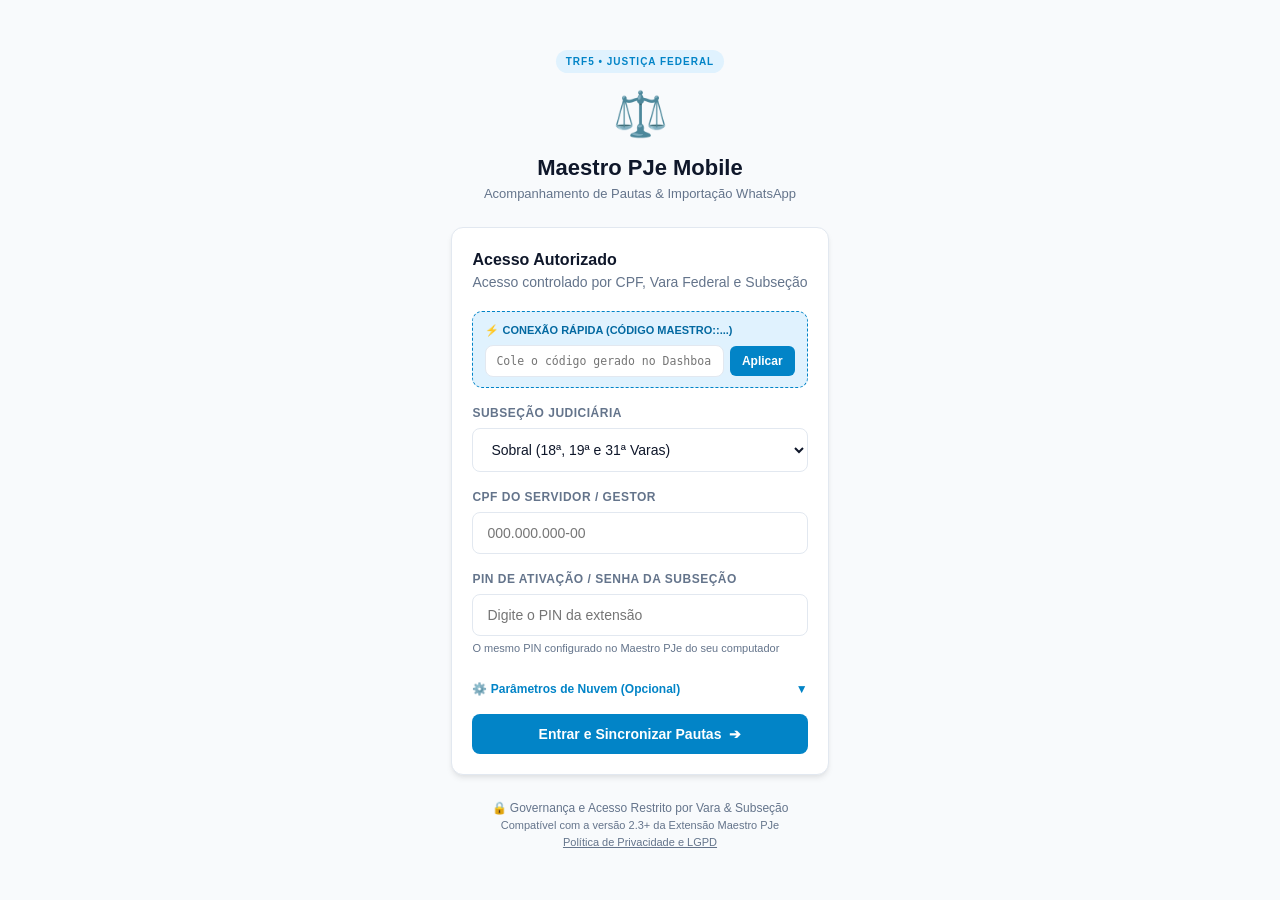
<file: index.html>
<!DOCTYPE html>
<html lang="pt-BR">
<head>
  <meta charset="UTF-8">
  <meta name="viewport" content="width=device-width, initial-scale=1.0, maximum-scale=1.0, user-scalable=no, viewport-fit=cover">
  <title>Maestro PJe - Gestão de Pautas</title>
  
  <!-- Configurações PWA Android -->
  <meta name="theme-color" content="#0284C7">
  <meta name="mobile-web-app-capable" content="yes">
  <meta name="apple-mobile-web-app-status-bar-style" content="black-translucent">
  <link rel="manifest" href="manifest.json">
  <link rel="icon" type="image/svg+xml" href="./icon.svg">

  <link rel="stylesheet" href="styles.css">
</head>
<body>

  <!-- ========================================================== -->
  <!-- TELA 1: AUTENTICAÇÃO E VINCULAÇÃO DE SUBSEÇÃO             -->
  <!-- ========================================================== -->
  <div id="screenLogin" class="screen active">
    <div class="login-container">
      <div class="login-brand">
        <div class="brand-badge">TRF5 • JUSTIÇA FEDERAL</div>
        <div class="brand-icon">⚖️</div>
        <h1>Maestro PJe Mobile</h1>
        <p class="brand-sub">Acompanhamento de Pautas &amp; Importação WhatsApp</p>
      </div>

      <div class="card login-card">
        <div class="card-header">
          <h3>Acesso Autorizado</h3>
          <p class="text-muted">Acesso controlado por CPF, Vara Federal e Subseção</p>
        </div>

        <form id="formLogin">
          <!-- BLOCO COMPACTO: PAREAMENTO RÁPIDO COM CÓDIGO DA VARA -->
          <div class="wpp-code-box">
            <label for="loginCodigoConexao" class="wpp-code-label">⚡ Conexão Rápida (Código MAESTRO::...)</label>
            <div class="wpp-code-row">
              <input type="text" id="loginCodigoConexao" class="form-control wpp-code-input" placeholder="Cole o código gerado no Dashboard...">
              <button type="button" id="btnAplicarCodigoMobile" class="btn btn-primary btn-sm">Aplicar</button>
            </div>
            <div id="loginCodigoStatus" class="wpp-code-status" style="display: none;"></div>
          </div>

          <div class="form-group">
            <label for="loginSubsecao">Subseção Judiciária</label>
            <select id="loginSubsecao" class="form-control" required>
              <option value="">Selecione sua subseção...</option>
              <option value="sobral" selected>Sobral (18ª, 19ª e 31ª Varas)</option>
              <option value="fortaleza">Fortaleza (Sede JFCE)</option>
              <option value="juazeiro_do_norte">Juazeiro do Norte</option>
              <option value="limoeiro_do_norte">Limoeiro do Norte</option>
              <option value="crateus">Crateús</option>
              <option value="quixada">Quixadá</option>
              <option value="taua">Tauá</option>
              <option value="iguatu">Iguatu</option>
              <option value="itapipoca">Itapipoca</option>
              <option value="maracanau">Maracanaú</option>
            </select>
          </div>

          <div class="form-group">
            <label for="loginCpf">CPF do Servidor / Gestor</label>
            <input type="text" id="loginCpf" class="form-control" placeholder="000.000.000-00" required autocomplete="username">
          </div>

          <div class="form-group">
            <label for="loginPin">PIN de Ativação / Senha da Subseção</label>
            <input type="password" id="loginPin" class="form-control" placeholder="Digite o PIN da extensão" required autocomplete="current-password">
            <small class="form-hint">O mesmo PIN configurado no Maestro PJe do seu computador</small>
          </div>

          <div class="advanced-toggle" id="btnToggleConfigAvancada" role="button" tabindex="0">
            <span>⚙️ Parâmetros de Nuvem (Opcional)</span>
            <span id="iconToggleAdv">▼</span>
          </div>

          <div id="boxConfigAvancada" class="advanced-box" style="display: none;">
            <div class="form-group">
              <label for="loginProjectId">ID do Projeto Firebase</label>
              <input type="text" id="loginProjectId" class="form-control" placeholder="ex: maestro-pje-trf5">
            </div>
            <div class="form-group">
              <label for="loginChaveNuvem">Chave de Criptografia da Subseção</label>
              <input type="password" id="loginChaveNuvem" class="form-control" placeholder="Chave AES da Vara (se aplicável)">
            </div>
            <label class="wpp-checkbox-inline">
              <input type="checkbox" id="chkLembrarChaveMobile">
              <span>Manter chave AES salva neste aparelho (padrão: somente nesta sessão)</span>
            </label>
          </div>

          <button type="submit" id="btnLogin" class="btn btn-primary btn-block">
            <span>Entrar e Sincronizar Pautas</span>
            <span class="btn-arrow">➔</span>
          </button>
        </form>

        <div id="loginMsg" class="alert-box" style="display: none;"></div>
      </div>

      <div class="login-footer">
        <p>🔒 Governança e Acesso Restrito por Vara &amp; Subseção</p>
        <p class="text-xs">Compatível com a versão 2.3+ da Extensão Maestro PJe</p>
        <p class="text-xs"><a href="politica-privacidade.html" target="_blank" rel="noopener" style="color: inherit; text-decoration: underline;">Política de Privacidade e LGPD</a></p>
      </div>
    </div>
  </div>

  <!-- ========================================================== -->
  <!-- TELA 2: APLICATIVO PRINCIPAL (PAUTAS, WHATSAPP E RELATÓRIOS) -->
  <!-- ========================================================== -->
  <div id="screenApp" class="screen">
    
    <!-- HEADER SUPERIOR -->
    <header class="app-header">
      <div class="header-left">
        <div class="app-badge">MAESTRO PJE</div>
        <div class="user-subsecao-badge" id="headerSubsecaoBadge">
          <span class="sub-dot"></span>
          <span id="lblNomeSubsecao">Subseção</span>
          <select id="selectHeaderSubsecao" class="header-subsecao-select" style="display: none;" aria-label="Selecionar Subseção"></select>
        </div>
      </div>
      <div class="header-right">
        <button type="button" class="btn-icon" id="btnHeaderPeritos" title="Diretório de Peritos" aria-label="Diretório de Peritos">👨‍⚕️</button>
        <button type="button" class="btn-icon" id="btnHeaderConfig" title="Configurações e Tema" aria-label="Configurações e Tema">⚙️</button>
        <button type="button" class="btn-icon" id="btnHeaderSyncPautas" title="Recarregar pautas" aria-label="Recarregar pautas">🔄</button>
        <button type="button" class="btn-icon" id="btnHeaderLogout" title="Sair / Trocar usuário" aria-label="Sair">🚪</button>
      </div>
    </header>

    <!-- BARRA DE USUÁRIO E RESTRIÇÃO DE ESCOPO -->
    <div class="user-status-strip">
      <div class="status-info">
        <span class="user-avatar">👤</span>
        <div class="user-details">
          <span class="user-name" id="lblUsuarioNome">Servidor Autorizado</span>
          <span class="user-scope" id="lblEscopoRestricao">🔒 Acesso restrito à Subseção configurada</span>
          <span class="sync-timestamp" id="lblUltimaSync">Sync: aguardando...</span>
        </div>
      </div>
      <span class="badge-role" id="lblPerfilRole">Editor</span>
    </div>

    <!-- ABAS PRINCIPAIS (NAVEGAÇÃO) -->
    <nav class="main-tabs">
      <button type="button" class="tab-btn active" data-tab="tabDashboard">
        <span class="tab-icon">📊</span>
        <span>Resumo</span>
      </button>
      <button type="button" class="tab-btn" data-tab="tabPorDia">
        <span class="tab-icon">📅</span>
        <span>Por Dia</span>
      </button>
      <button type="button" class="tab-btn" data-tab="tabPautas">
        <span class="tab-icon">🗓️</span>
        <span>Lista</span>
      </button>
      <button type="button" class="tab-btn" data-tab="tabWhatsapp">
        <span class="tab-icon">📲</span>
        <span>WhatsApp</span>
      </button>
      <button type="button" class="tab-btn" data-tab="tabRelatorios">
        <span class="tab-icon">📄</span>
        <span>Relat.</span>
      </button>
    </nav>

    <!-- BANNER DISCRETO DE ATUALIZAÇÃO DO PWA -->
    <div id="bannerAtualizacaoPwa" class="pwa-update-banner" style="display: none;">
      <span>✨ Nova versão do Maestro PJe disponível</span>
      <button type="button" class="btn btn-sm btn-primary" id="btnAplicarAtualizacaoPwa">Atualizar</button>
    </div>

    <!-- CONTEÚDO PRINCIPAL -->
    <main class="main-content">
      
      <!-- ====================================================== -->
      <!-- ABA 1: DASHBOARD / VISÃO GERAL                         -->
      <!-- ====================================================== -->
      <section id="tabDashboard" class="tab-content active">
        
        <!-- SELETOR DE MÊS/PERÍODO -->
        <div class="period-selector-card">
          <button type="button" class="btn-circle" id="btnMesAnterior" data-delta="-1">◀</button>
          <div class="period-label">
            <span class="period-month" id="lblMesAtual">Novembro</span>
            <span class="period-year" id="lblAnoAtual">2026</span>
          </div>
          <button type="button" class="btn-circle" id="btnMesProximo" data-delta="1">▶</button>
        </div>

        <!-- FILTRO POR VARA NO RESUMO -->
        <div class="dash-filter-bar">
          <label for="filtroVaraDashboard">⚖️ Vara:</label>
          <select id="filtroVaraDashboard" class="form-select-sm" aria-label="Filtrar resumo por Vara">
            <option value="">Todas as Varas</option>
          </select>
        </div>

        <!-- CARDS DE KPIS PRINCIPAIS -->
        <div class="kpi-grid">
          <div class="kpi-card kpi-total">
            <div class="kpi-icon">📋</div>
            <div class="kpi-value" id="kpiTotalVagas">0</div>
            <div class="kpi-label">Total de Vagas</div>
            <div class="kpi-hint" id="kpiTotalPautas">0 pautas cadastradas</div>
          </div>

          <div class="kpi-card kpi-marcadas is-clickable" data-dash-drill="marcado" title="Toque para abrir apenas pautas Marcadas na Lista">
            <div class="kpi-icon">🟢</div>
            <div class="kpi-value" id="kpiMarcadas">0</div>
            <div class="kpi-label">Perícias Marcadas ➔</div>
            <div class="kpi-progress">
              <div class="progress-bar bar-green" id="barMarcadas" style="width: 0%;"></div>
            </div>
          </div>

          <div class="kpi-card kpi-pendentes is-clickable" data-dash-drill="pendente" title="Toque para abrir pautas Pendentes (Não marcadas / Em marcação)">
            <div class="kpi-icon">🟡</div>
            <div class="kpi-value" id="kpiPendentes">0</div>
            <div class="kpi-label">Perícias Pendentes ➔</div>
            <div class="kpi-progress">
              <div class="progress-bar bar-yellow" id="barPendentes" style="width: 0%;"></div>
            </div>
          </div>

          <div class="kpi-card kpi-taxa">
            <div class="kpi-icon">📈</div>
            <div class="kpi-value" id="kpiTaxaOcupacao">0%</div>
            <div class="kpi-label">Taxa de Ocupação</div>
            <div class="kpi-hint">Marcadas vs Disponíveis</div>
          </div>
        </div>

        <!-- ALERTA DE PRAZOS CRÍTICOS (8 DIAS ÚTEIS) -->
        <div id="cardAlertasPrazoDashboard" class="prazo-alert-card" style="display: none;">
          <div class="prazo-alert-info">
            <strong>⏳ Prazos Críticos (8 dias úteis):</strong>
            <span id="lblResumoAlertasPrazo">0 pauta(s) aguardando marcação com prazo próximo ou vencido</span>
          </div>
          <button type="button" class="btn btn-sm btn-outline" id="btnVerPrazosCriticos">Ver Lista ➔</button>
        </div>

        <!-- DISTRIBUIÇÃO POR VARAS DA SUBSEÇÃO -->
        <div class="section-card">
          <div class="section-header">
            <h4>⚖️ Vagas por Vara da Subseção</h4>
            <span class="text-xs text-muted" id="lblQtdVaras">3 Varas</span>
          </div>
          <div class="varas-list" id="listaVarasKpi">
            <!-- Renderizado via JavaScript -->
          </div>
        </div>

        <!-- DISTRIBUIÇÃO POR CATEGORIA -->
        <div class="section-card">
          <div class="section-header">
            <h4>🩺 Perícias por Categoria</h4>
          </div>
          <div class="category-breakdown">
            <div class="cat-item">
              <span class="cat-dot dot-blue"></span>
              <span class="cat-name">Médica Geral / Esp.</span>
              <strong class="cat-count" id="countCatMedica">0</strong>
            </div>
            <div class="cat-item">
              <span class="cat-dot dot-green"></span>
              <span class="cat-name">Social / Assistencial</span>
              <strong class="cat-count" id="countCatSocial">0</strong>
            </div>
            <div class="cat-item">
              <span class="cat-dot dot-orange"></span>
              <span class="cat-name">Outras (Eng./Contábil)</span>
              <strong class="cat-count" id="countCatOutras">0</strong>
            </div>
          </div>
        </div>

        <!-- ATALHOS RÁPIDOS -->
        <div class="quick-actions">
          <button type="button" class="btn btn-secondary quick-action-full" id="btnQuickPorDia">
            <span>📅 Ver Pauta &amp; Escala por Dia</span>
          </button>
          <button type="button" class="btn btn-primary quick-action-full" id="btnQuickWhatsapp">
            <span>📲 Colar Pauta(s) do WhatsApp → Planilha</span>
          </button>
          <button type="button" class="btn btn-outline" id="btnQuickRelatorio">
            <span>📄 Gerar Relatório do Mês</span>
          </button>
          <button type="button" class="btn btn-outline" id="btnQuickVerPautas">
            <span>🔍 Ver Lista Completa</span>
          </button>
          <button type="button" class="btn btn-outline quick-action-full" id="btnQuickPeritos">
            <span>👨‍⚕️ Consultar Diretório de Peritos</span>
          </button>
        </div>

      </section>

      <!-- ====================================================== -->
      <!-- ABA 1B: VISUALIZAÇÃO DIÁRIA (PAUTA PJE & ESCALA)       -->
      <!-- ====================================================== -->
      <section id="tabPorDia" class="tab-content">

        <!-- BARRA DE NAVEGAÇÃO DE DATA -->
        <div class="dia-nav-card">
          <div class="dia-nav-top">
            <button type="button" class="btn-circle" id="btnDiaAnterior" title="Dia anterior" aria-label="Dia anterior">◀</button>
            <div class="dia-nav-center">
              <div class="dia-nav-weekday" id="lblDiaSelecionadoTitulo">Hoje</div>
              <div class="dia-nav-date-row">
                <span class="dia-nav-date-text" id="lblDiaSelecionadoSubtitulo">--/--/----</span>
                <input type="date" id="inputDataPorDia" class="dia-date-input" aria-label="Escolher data">
              </div>
            </div>
            <button type="button" class="btn-circle" id="btnDiaProximo" title="Próximo dia" aria-label="Próximo dia">▶</button>
          </div>
          <div class="dia-quick-row">
            <button type="button" class="btn btn-outline btn-sm" id="btnDiaHoje">📍 Hoje</button>
            <button type="button" class="btn btn-outline btn-sm" id="btnDiaProximoComPauta">⏭️ Próx.</button>
            <button type="button" class="btn btn-outline btn-sm" id="btnToggleCalendarioDia">🗓️ Ocultar</button>
            <button type="button" class="btn btn-outline btn-sm" id="btnCompartilharDiaWpp" title="Compartilhar resumo do dia no WhatsApp">📲 Dia</button>
            <button type="button" class="btn btn-outline btn-sm" id="btnAutoRefreshDia" title="Atualizar a cada 60s">🔄 Auto: OFF</button>
          </div>
        </div>

        <!-- MINI CALENDÁRIO MENSAL COM MARCADORES DE ATIVIDADE -->
        <div id="boxCalendarioPorDia" class="dia-cal-card">
          <div class="dia-cal-header">
            <button type="button" class="btn-circle btn-circle-sm" id="btnCalDiaMesAnt" aria-label="Mês anterior">◀</button>
            <strong id="lblCalDiaMesAno">Novembro 2026</strong>
            <button type="button" class="btn-circle btn-circle-sm" id="btnCalDiaMesProx" aria-label="Próximo mês">▶</button>
          </div>
          <div class="dia-cal-weekdays">
            <span>D</span><span>S</span><span>T</span><span>Q</span><span>Q</span><span>S</span><span>S</span>
          </div>
          <div class="dia-cal-grid" id="gridCalendarioPorDia">
            <!-- Renderizado via JavaScript -->
          </div>
          <div class="dia-cal-legend">
            <span><i class="dia-dot dia-dot-escala"></i> Escala de Peritos</span>
            <span><i class="dia-dot dia-dot-pauta"></i> Pauta PJe (Periciandos)</span>
          </div>
        </div>

        <!-- RESUMO RÁPIDO DO DIA -->
        <div class="dia-kpi-strip">
          <div class="dia-kpi-chip">
            <span class="dia-kpi-label">Escala / Vagas</span>
            <strong class="dia-kpi-val" id="diaKpiEscala">0 • 0v</strong>
          </div>
          <div class="dia-kpi-chip">
            <span class="dia-kpi-label">Pauta PJe</span>
            <strong class="dia-kpi-val" id="diaKpiPautaPje">0 per.</strong>
          </div>
          <div class="dia-kpi-chip">
            <span class="dia-kpi-label">Presença / Cham.</span>
            <strong class="dia-kpi-val" id="diaKpiPresentes">0 / 0</strong>
          </div>
          <div class="dia-kpi-chip">
            <span class="dia-kpi-label">Locais</span>
            <strong class="dia-kpi-val" id="diaKpiLocais">-</strong>
          </div>
        </div>

        <!-- OCUPAÇÃO DE SALAS FÍSICAS NO PRÉDIO -->
        <div id="diaSalasStrip" class="dia-salas-strip"></div>

        <!-- MODO DE EXIBIÇÃO & FILTROS DO DIA -->
        <div class="filters-card">
          <div class="filter-pills dia-view-pills">
            <button type="button" class="pill active" data-modo-dia="tudo">🔀 Tudo</button>
            <button type="button" class="pill" data-modo-dia="escala">🗓️ Escala (<span id="diaCountEscalaPill">0</span>)</button>
            <button type="button" class="pill pill-green" data-modo-dia="pauta">📋 Pauta PJe (<span id="diaCountPautaPill">0</span>)</button>
          </div>

          <div class="dia-filter-inputs">
            <div class="search-box" style="margin-bottom: 0;">
              <span class="search-icon">🔍</span>
              <input type="text" id="filtroTextoPorDia" placeholder="Perito, periciando, processo, sala...">
              <button type="button" class="btn-clear" id="btnLimparBuscaPorDia" style="display:none;">✕</button>
            </div>
            <select id="filtroVaraPorDia" class="form-select-sm" aria-label="Filtrar por Vara no dia">
              <option value="">Todas as Varas</option>
            </select>
          </div>

          <div class="filter-row" style="margin-top: 8px;">
            <select id="filtroSituacaoPorDia" class="form-select-sm" aria-label="Filtrar Escala por situação">
              <option value="todos">Escala: Todas</option>
              <option value="marcado">🟢 Marcadas</option>
              <option value="nao_marcado">⚪ Não marcadas</option>
              <option value="em_marcacao">🟡 Em marcação</option>
              <option value="pendente">⚠️ Pendentes</option>
            </select>
            <select id="filtroStatusPjePorDia" class="form-select-sm" aria-label="Filtrar Pauta PJe por status">
              <option value="todos">PJe: Todos</option>
              <option value="AGUARDANDO_CHEGADA">⏳ Aguardando</option>
              <option value="PRESENTE">🟢 Presentes</option>
              <option value="CHAMADO">📢 Chamados</option>
              <option value="EM_ATENDIMENTO">🩺 Atendimento</option>
              <option value="CONCLUIDO">✅ Concluídos</option>
              <option value="AUSENTE_CHAMADO">❌ Ausentes</option>
            </select>
          </div>
        </div>

        <!-- BLOCO 1: ESCALA DE PERITOS NO DIA -->
        <div id="secaoEscalaDoDia" class="dia-section-block">
          <div class="dia-section-title-row">
            <h4>🗓️ Escala de Peritos no Dia</h4>
            <span class="badge-subsecao-lock" id="lblCountEscalaDia">0 bloco(s)</span>
          </div>
          <div class="pautas-list" id="listaEscalaDoDia">
            <!-- Renderizado via JavaScript -->
          </div>
        </div>

        <!-- BLOCO 2: PAUTA DE PERÍCIAS DO PJE NO DIA -->
        <div id="secaoPautaPjeDoDia" class="dia-section-block">
          <div class="dia-section-title-row">
            <h4>📋 Pauta de Perícias (PJe)</h4>
            <span class="badge-subsecao-lock" id="lblCountPautaPjeDia">0 perícia(s)</span>
          </div>
          <div class="dia-pauta-groups" id="listaPautaPjeDoDia">
            <!-- Renderizado via JavaScript -->
          </div>
        </div>

      </section>

      <!-- ====================================================== -->
      <!-- ABA 2: LISTAGEM DETALHADA DAS PAUTAS                   -->
      <!-- ====================================================== -->
      <section id="tabPautas" class="tab-content">
        
        <!-- BARRA DE FILTROS -->
        <div class="filters-card">
          <div class="search-box">
            <span class="search-icon">🔍</span>
            <input type="text" id="filtroTexto" placeholder="Buscar perito, vara, data, local...">
            <button type="button" class="btn-clear" id="btnLimparBusca" style="display:none;">✕</button>
          </div>

          <div class="filter-pills">

            <button type="button" class="pill active" data-filtro="todos">Todas (<span id="pillCountTodos">0</span>)</button>
            <button type="button" class="pill pill-green" data-filtro="marcado">🟢 Marcadas (<span id="pillCountMarcadas">0</span>)</button>
            <button type="button" class="pill pill-slate" data-filtro="nao_marcado">⚪ Não marcadas (<span id="pillCountNaoMarcadas">0</span>)</button>
            <button type="button" class="pill pill-amber" data-filtro="em_marcacao">🟡 Em marcação (<span id="pillCountEmMarcacao">0</span>)</button>
            <button type="button" class="pill pill-yellow" data-filtro="pendente">⚠️ Pendentes (<span id="pillCountPendentes">0</span>)</button>
          </div>

          <div class="filter-row">
            <select id="filtroVara" class="form-select-sm" aria-label="Filtrar por Vara">
              <option value="">Todas as Varas</option>
            </select>

            <select id="filtroPeriodoPautas" class="form-select-sm" aria-label="Filtrar por Período">
              <option value="todos">📅 Todas datas</option>
              <option value="proximas">⏭️ Próximas</option>
              <option value="mes_atual">🗓️ Mês atual</option>
              <option value="prazo_critico">⏳ Prazo ≤ 5d</option>
            </select>
          </div>

          <div class="filter-row" style="margin-top: 8px;">
            <select id="filtroLocalPautas" class="form-select-sm" aria-label="Filtrar por Local">
              <option value="">📍 Todos locais</option>
              <option value="predio">🏛️ Prédio JF</option>
              <option value="fora">🏥 Externa / Fora</option>
            </select>

            <select id="filtroCategoria" class="form-select-sm" aria-label="Filtrar por Categoria">
              <option value="">Todas categorias</option>
              <option value="medica">Médica</option>
              <option value="social">Social</option>
              <option value="outras">Outras</option>
            </select>
          </div>

          <div class="filter-sort-row">
            <select id="filtroOrdenacaoPautas" class="form-select-sm" aria-label="Ordenar pautas">
              <option value="data_asc">Ordenar: Data mais próxima ↑</option>
              <option value="data_desc">Ordenar: Data mais distante ↓</option>
              <option value="perito_asc">Ordenar: Perito (A–Z)</option>
              <option value="vagas_desc">Ordenar: Mais vagas</option>
              <option value="prazo_asc">Ordenar: Prazo mais urgente</option>
            </select>
            <button type="button" class="btn btn-outline btn-sm" id="btnResetFiltrosPautas" style="display: none;">🧹 Limpar</button>
          </div>
        </div>

        <!-- CONTADOR DE RESULTADOS -->
        <div class="results-info">
          <span id="lblQtdPautasFiltradas">Exibindo 0 pautas</span>
          <span class="text-muted" id="lblSubsecaoEscopoFiltro">Subseção ativa</span>
        </div>

        <!-- LISTA DE CARDS DE PAUTAS -->
        <div class="pautas-list" id="listaPautasCards">
          <!-- Renderizado via JavaScript -->
        </div>

      </section>

      <!-- ====================================================== -->
      <!-- ABA 3: IMPORTAÇÃO DO WHATSAPP PARA A PLANILHA         -->
      <!-- ====================================================== -->
      <section id="tabWhatsapp" class="tab-content">

        <!-- BANNER DE FILA OFFLINE PENDENTE -->
        <div id="bannerFilaPendenteMobile" class="wpp-offline-banner" style="display: none;">
          <div>
            <strong>⏳ Envio pendente (Offline):</strong>
            <span id="lblQtdFilaOffline">0 pauta(s) aguardando conexão</span>
          </div>
          <button type="button" class="btn btn-sm btn-primary" id="btnReenviarFilaOffline">🔄 Reenviar</button>
        </div>

        <!-- CARD DE ENTRADA DE CONVERSA WHATSAPP -->
        <div class="section-card">
          <div class="section-header">
            <h4>📲 Importar Pautas do WhatsApp</h4>
            <span class="badge-role" id="badgePermissaoEnvioWpp">Editor</span>
          </div>
          <p class="text-xs text-muted" style="margin-bottom: 12px;">
            Copie uma ou mais mensagens de pauta no WhatsApp (ou use <b>Compartilhar ➔ Maestro PJe</b>), cole abaixo e confira antes de enviar para a planilha <b>Escala &amp; Calendário</b>.
          </p>

          <div class="wpp-actions-row">
            <button type="button" class="btn btn-primary btn-sm wpp-btn-paste" id="btnColarWhatsAppMobile">
              <span>📋 Colar do WhatsApp</span>
            </button>
            <button type="button" class="btn btn-outline btn-sm" id="btnExemploTextoWpp">
              <span>💡 Exemplo</span>
            </button>
            <button type="button" class="btn btn-outline btn-sm" id="btnLimparTextoWpp">
              <span>🧹 Limpar</span>
            </button>
          </div>

          <textarea
            id="txtConversaWhatsApp"
            class="form-control wpp-textarea"
            rows="6"
            placeholder="Cole aqui 1 ou várias mensagens de pauta copiadas do WhatsApp...&#10;&#10;Ex: [24/11 09:40] Dra. Bárbara: Posso atender dias 07/12 e 14/12 às 08h30 (15 vagas), 19ª Vara, na Justiça Federal."></textarea>

          <div class="wpp-defaults-grid" style="margin-bottom: 8px;">
            <div class="form-group" style="margin-bottom: 0;">
              <label for="inpPeritoPadraoWpp">Perito(a) Padrão (se chat sem nome)</label>
              <input type="text" id="inpPeritoPadraoWpp" class="form-control" list="datalistPeritosMobile" placeholder="Opcional: selecione o perito" style="padding: 6px 8px; font-size: 12px;">
            </div>
            <div class="form-group" style="margin-bottom: 0;">
              <label for="selModoTurnosWpp">Turnos por Dia (padrão)</label>
              <select id="selModoTurnosWpp" class="form-select-sm">
                <option value="padrao_perito" selected>⚡ Padrão do Perito</option>
                <option value="manha_tarde">☀️🌙 Manhã + Tarde</option>
                <option value="manha">☀️ Somente Manhã</option>
                <option value="tarde">🌙 Somente Tarde</option>
              </select>
            </div>
          </div>
          <div id="wppMobilePadraoPeritoInfo" class="wpp-alerts-box" style="display: none; margin-bottom: 10px;"></div>

          <div class="wpp-defaults-grid">
            <div class="form-group" style="margin-bottom: 0;">
              <label for="selVaraPadraoWpp">Vara Padrão (se omitida)</label>
              <select id="selVaraPadraoWpp" class="form-select-sm"></select>
            </div>
            <div class="form-group" style="margin-bottom: 0;">
              <label for="selSituacaoPadraoWpp">Situação Inicial</label>
              <select id="selSituacaoPadraoWpp" class="form-select-sm">
                <option value="Não marcado" selected>⚪ Não marcado</option>
                <option value="Em marcação">🟡 Em marcação</option>
                <option value="Marcado">🟢 Marcado</option>
              </select>
            </div>
          </div>

          <div class="wpp-actions-row" style="margin-top: 12px; margin-bottom: 0;">
            <button type="button" class="btn btn-secondary btn-sm wpp-btn-parse" id="btnInterpretarWpp">
              <span>🔎 Interpretar Pauta(s)</span>
            </button>
            <button type="button" class="btn btn-outline btn-sm" id="btnAddPautaManualWpp">
              <span>➕ Pauta Manual</span>
            </button>
          </div>
        </div>

        <datalist id="datalistPeritosMobile"></datalist>

        <!-- PRÉVIA EDITÁVEL DAS PAUTAS DETECTADAS -->
        <div id="areaPreviewImportWpp" style="display: none;">
          <div class="results-info" style="margin-top: 4px;">
            <span id="lblResumoImportWpp">0 pauta(s) pronta(s) para envio</span>
            <button type="button" class="btn btn-outline btn-sm" id="btnSelecionarTodasImportWpp" style="padding: 4px 8px; font-size: 11px;">✓ Todas</button>
          </div>

          <div id="boxAlertasImportWpp" style="display: none;"></div>

          <div id="listaCardsImportWpp" class="wpp-cards-list">
            <!-- Cards editáveis gerados via app.js -->
          </div>

          <div class="wpp-submit-bar">
            <button type="button" class="btn btn-primary btn-block" id="btnEnviarPautasNuvemWpp">
              <span>☁️ Enviar para a Planilha da Extensão</span>
            </button>
            <div id="msgResultadoImportWpp" class="alert-box" style="display: none;"></div>
          </div>
        </div>

      </section>

      <!-- ====================================================== -->
      <!-- ABA 4: GERAÇÃO E EXPORTAÇÃO DE RELATÓRIOS              -->
      <!-- ====================================================== -->
      <section id="tabRelatorios" class="tab-content">
        
        <div class="section-card">
          <div class="section-header">
            <h4>📑 Centro de Relatórios</h4>
            <span class="badge-subsecao-lock" id="lblRelatorioSubsecao">Subseção</span>
          </div>
          <p class="text-sm text-muted">
            Gere relatórios oficiais das pautas, perícias marcadas e não marcadas filtrando por Vara, Situação e Período.
          </p>
        </div>

        <!-- FILTROS DO RELATÓRIO -->
        <div class="filters-card">
          <div class="section-header" style="margin-bottom: 8px;">
            <h4>🎯 Filtros do Relatório</h4>
          </div>
          <div class="filter-row">
            <select id="relFiltroPeriodo" class="form-select-sm" aria-label="Período do relatório">
              <option value="mes_selecionado" selected>🗓️ Por mês</option>
              <option value="todos">📅 Todas datas</option>
              <option value="proximas">⏭️ A partir de hoje</option>
            </select>
            <select id="relFiltroMesInput" class="form-select-sm" aria-label="Mês de referência do relatório"></select>
          </div>
          <div class="filter-row" style="margin-top: 8px;">
            <select id="relFiltroVara" class="form-select-sm" aria-label="Vara do relatório">
              <option value="">Todas as Varas</option>
            </select>
            <select id="relFiltroSituacao" class="form-select-sm" aria-label="Situação do relatório">
              <option value="todos">Todas situações</option>
              <option value="marcado">🟢 Marcadas</option>
              <option value="nao_marcado">⚪ Não marcadas</option>
              <option value="em_marcacao">🟡 Em marcação</option>
              <option value="pendente">⚠️ Pendentes</option>
            </select>
          </div>
          <div class="rel-filter-summary" id="lblResumoFiltroRelatorio">
            0 pauta(s) • 0 vagas selecionadas
          </div>
        </div>

        <!-- CARD 1: RELATÓRIO OFICIAL EM PDF -->
        <div class="report-action-card">
          <div class="report-icon-box icon-pdf">📄</div>
          <div class="report-details">
            <h5>Relatório de Pautas (PDF)</h5>
            <p>Formato oficial institucional com resumo de marcadas e pendentes conforme os filtros selecionados acima.</p>
            <div class="report-buttons">
              <button type="button" class="btn btn-primary btn-sm" id="btnRelPdfMes">
                <span>🖨️ Gerar PDF Filtrado</span>
              </button>
              <button type="button" class="btn btn-outline btn-sm" id="btnRelPdfCompleto">
                <span>📚 PDF Todas as Datas</span>
              </button>
              <button type="button" class="btn btn-outline btn-sm" id="btnRelPdfPautaDia">
                <span>📋 PDF Pauta PJe do Dia</span>
              </button>
            </div>
          </div>
        </div>

        <!-- CARD 2: PLANILHA EXCEL / CSV -->
        <div class="report-action-card">
          <div class="report-icon-box icon-csv">📊</div>
          <div class="report-details">
            <h5>Planilha de Pautas (CSV / Excel)</h5>
            <p>Exportação de dados tabulares aplicando exatamente os filtros de Vara, Situação e Período.</p>
            <div class="report-buttons">
              <button type="button" class="btn btn-secondary btn-sm" id="btnRelCsv">
                <span>Baixar Planilha CSV</span>
              </button>
            </div>
          </div>
        </div>

        <!-- CARD 3: RESUMO EXECUTIVO PARA WHATSAPP -->
        <div class="report-action-card">
          <div class="report-icon-box icon-wpp">💬</div>
          <div class="report-details">
            <h5>Resumo para WhatsApp / Mensagens</h5>
            <p>Texto pronto formatado com os filtros selecionados para envio a juízes, diretores e equipe.</p>
            <div class="report-buttons">
              <button type="button" class="btn btn-outline btn-sm" id="btnRelCopiarWpp">
                <span>Copiar Resumo Textual</span>
              </button>
              <button type="button" class="btn btn-outline btn-sm" id="btnRelEnviarWpp">
                <span>Enviar pelo WhatsApp ➔</span>
              </button>
            </div>
          </div>
        </div>

        <!-- ÁREA DE PREVIEW / IMPRESSÃO DO RELATÓRIO -->
        <div id="areaPreviewRelatorio" class="report-preview-box" style="display: none;">
          <div class="preview-header">
            <h4>Visualização do Relatório</h4>
            <div class="preview-actions">
              <button type="button" class="btn btn-sm btn-primary" id="btnImprimirPreviewRelatorio">🖨️ Imprimir</button>
              <button type="button" class="btn btn-sm btn-outline" id="btnFecharPreviewRelatorio">✕ Fechar</button>
            </div>
          </div>
          <div id="conteudoRelatorioImpressao" class="printable-area">
            <!-- Conteúdo formatado injetado aqui -->
          </div>
        </div>

      </section>

    </main>

  </div>

  <!-- ========================================================== -->
  <!-- MODAL 1: EDITAR PAUTA EXISTENTE                            -->
  <!-- ========================================================== -->
  <div id="modalEditarPautaMobile" class="app-modal" role="dialog" aria-modal="true" aria-labelledby="tituloModalEditarPauta">
    <div class="app-modal-sheet">
      <div class="app-modal-header">
        <h4 id="tituloModalEditarPauta">✏️ Editar Pauta da Escala</h4>
        <button type="button" class="btn-clear" id="btnFecharModalEditarPauta" aria-label="Fechar">✕</button>
      </div>
      <form id="formEditarPautaMobile" class="app-modal-body">
        <input type="hidden" id="editPautaId">
        <input type="hidden" id="editPautaChaveOrig">

        <div class="wpp-field">
          <label for="editPeritoNome">Perito(a) Oficial *</label>
          <input type="text" id="editPeritoNome" list="datalistPeritosMobile" required placeholder="Nome completo do perito">
        </div>

        <div class="wpp-field">
          <label for="editEspecialidade">Especialidade / Atuação</label>
          <input type="text" id="editEspecialidade" placeholder="Ex: Clínica Geral / Ortopedia">
        </div>

        <div class="wpp-card-grid-2">
          <div class="wpp-field">
            <label for="editData">Data *</label>
            <input type="date" id="editData" required>
          </div>
          <div class="wpp-field">
            <label for="editHoraInicio">Hora Início *</label>
            <input type="time" id="editHoraInicio" required>
          </div>
        </div>

        <div class="wpp-card-grid-3">
          <div class="wpp-field">
            <label for="editQuantidade">Vagas *</label>
            <input type="number" id="editQuantidade" min="1" max="200" required>
          </div>
          <div class="wpp-field">
            <label for="editIntervaloMin">Interv. (min)</label>
            <input type="number" id="editIntervaloMin" min="1" max="120" required>
          </div>
          <div class="wpp-field">
            <label for="editVara">Vara *</label>
            <select id="editVara" required></select>
          </div>
        </div>

        <div class="wpp-card-grid-2">
          <div class="wpp-field">
            <label for="editLocal">Local *</label>
            <select id="editLocal"></select>
          </div>
          <div class="wpp-field">
            <label for="editSituacao">Situação *</label>
            <select id="editSituacao">
              <option value="Não marcado">⚪ Não marcado</option>
              <option value="Em marcação">🟡 Em marcação</option>
              <option value="Marcado">🟢 Marcado</option>
            </select>
          </div>
        </div>

        <div id="boxEditEndereco" class="wpp-endereco-box" style="display: none;">
          <div class="wpp-field" style="margin-bottom: 0;">
            <label for="editEndereco">📍 Endereço Externo *</label>
            <input type="text" id="editEndereco" placeholder="Rua / Av. / Clínica / Consultório">
          </div>
        </div>

        <div class="wpp-field">
          <label for="editObservacoes">Observações</label>
          <input type="text" id="editObservacoes" placeholder="Opcional">
        </div>

        <div class="wpp-calc-strip">
          <span>⏰ Término: <b id="editCalcTermino">--:--</b></span>
          <span>📅 Limite (8d úteis): <b id="editCalcLimite">-</b></span>
        </div>
      </form>
      <div class="app-modal-footer">
        <button type="button" class="btn btn-outline btn-sm" id="btnCancelarModalEditarPauta">Cancelar</button>
        <button type="submit" form="formEditarPautaMobile" class="btn btn-primary btn-sm" id="btnSalvarModalEditarPauta">☁️ Salvar Alterações</button>
      </div>
    </div>
  </div>

  <!-- ========================================================== -->
  <!-- MODAL 2: DIRETÓRIO DE PERITOS CADASTRADOS                  -->
  <!-- ========================================================== -->
  <div id="modalPeritosMobile" class="app-modal" role="dialog" aria-modal="true" aria-labelledby="tituloModalPeritos">
    <div class="app-modal-sheet">
      <div class="app-modal-header">
        <h4 id="tituloModalPeritos">👨‍⚕️ Diretório de Peritos</h4>
        <button type="button" class="btn-clear" id="btnFecharModalPeritos" aria-label="Fechar">✕</button>
      </div>
      <div class="app-modal-body">
        <div class="search-box" style="margin-bottom: 8px;">
          <span class="search-icon">🔍</span>
          <input type="text" id="filtroBuscaPeritosModal" placeholder="Buscar perito, especialidade, endereço...">
        </div>
        <div class="text-xs text-muted" id="lblTotalPeritosModal" style="margin-bottom: 10px;">0 perito(s)</div>
        <div id="listaPeritosModal"></div>
      </div>
    </div>
  </div>

  <!-- ========================================================== -->
  <!-- MODAL 3: CONFIGURAÇÕES, CHAVE AES & TEMA                   -->
  <!-- ========================================================== -->
  <div id="modalConfigMobile" class="app-modal" role="dialog" aria-modal="true" aria-labelledby="tituloModalConfig">
    <div class="app-modal-sheet">
      <div class="app-modal-header">
        <h4 id="tituloModalConfig">⚙️ Configurações &amp; Segurança</h4>
        <button type="button" class="btn-clear" id="btnFecharModalConfig" aria-label="Fechar">✕</button>
      </div>
      <div class="app-modal-body">
        <div class="cfg-section">
          <label class="wpp-code-label">🎨 Tema da Interface</label>
          <div class="theme-toggle-group">
            <button type="button" class="theme-btn active" data-tema="auto">📱 Automático</button>
            <button type="button" class="theme-btn" data-tema="light">☀️ Claro</button>
            <button type="button" class="theme-btn" data-tema="dark">🌙 Escuro</button>
          </div>
        </div>

        <div class="cfg-section">
          <label for="cfgCodigoConexao" class="wpp-code-label">⚡ Atualizar por Código (MAESTRO::...)</label>
          <div class="wpp-code-row">
            <input type="text" id="cfgCodigoConexao" class="form-control wpp-code-input" placeholder="Cole novo código do Dashboard...">
            <button type="button" class="btn btn-primary btn-sm" id="btnCfgAplicarCodigo">Aplicar</button>
          </div>
        </div>

        <div class="cfg-section">
          <div class="wpp-field">
            <label for="cfgChaveNuvem">🔐 Atualizar Chave AES-256 (sem sair)</label>
            <input type="password" id="cfgChaveNuvem" placeholder="Digite a nova chave AES-256 da Vara">
          </div>
          <label class="wpp-checkbox-inline" style="margin-bottom: 10px;">
            <input type="checkbox" id="chkCfgLembrarChave">
            <span>Salvar chave AES neste aparelho</span>
          </label>
          <button type="button" class="btn btn-secondary btn-sm btn-block" id="btnCfgSalvarChave">🔑 Salvar Chave e Sincronizar</button>
        </div>

        <div class="cfg-section">
          <label class="wpp-code-label">ℹ️ Diagnóstico da Sessão</label>
          <div id="cfgInfoSistema" class="cfg-info-box"></div>
          <button type="button" class="btn btn-outline btn-sm btn-block" id="btnCfgLimparCache" style="margin-top: 10px;">🧹 Limpar Cache do App e Recarregar</button>
        </div>
      </div>
    </div>
  </div>

  <div id="maestroToastContainer" class="toast-container" aria-live="polite"></div>

  <script src="whatsapp-parser.js"></script>
  <script src="app.js"></script>
</body>
</html>
</file>
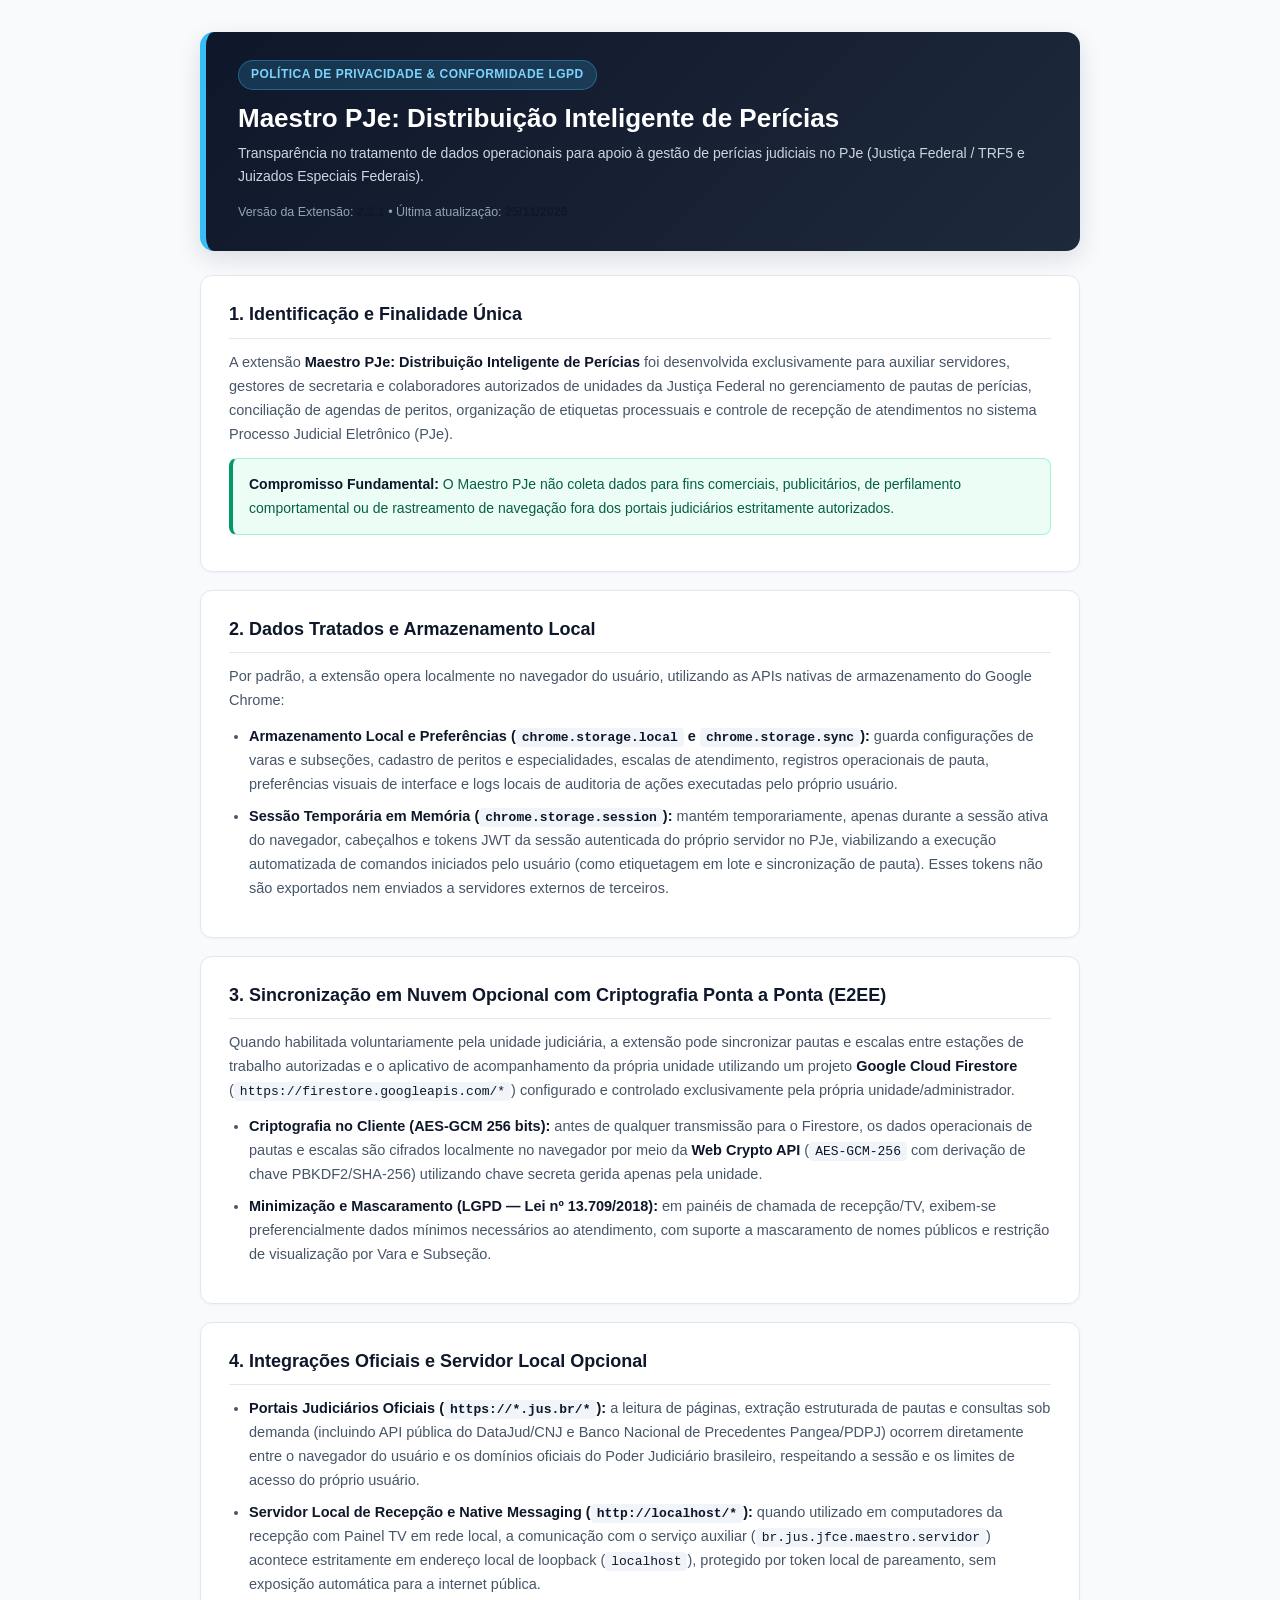
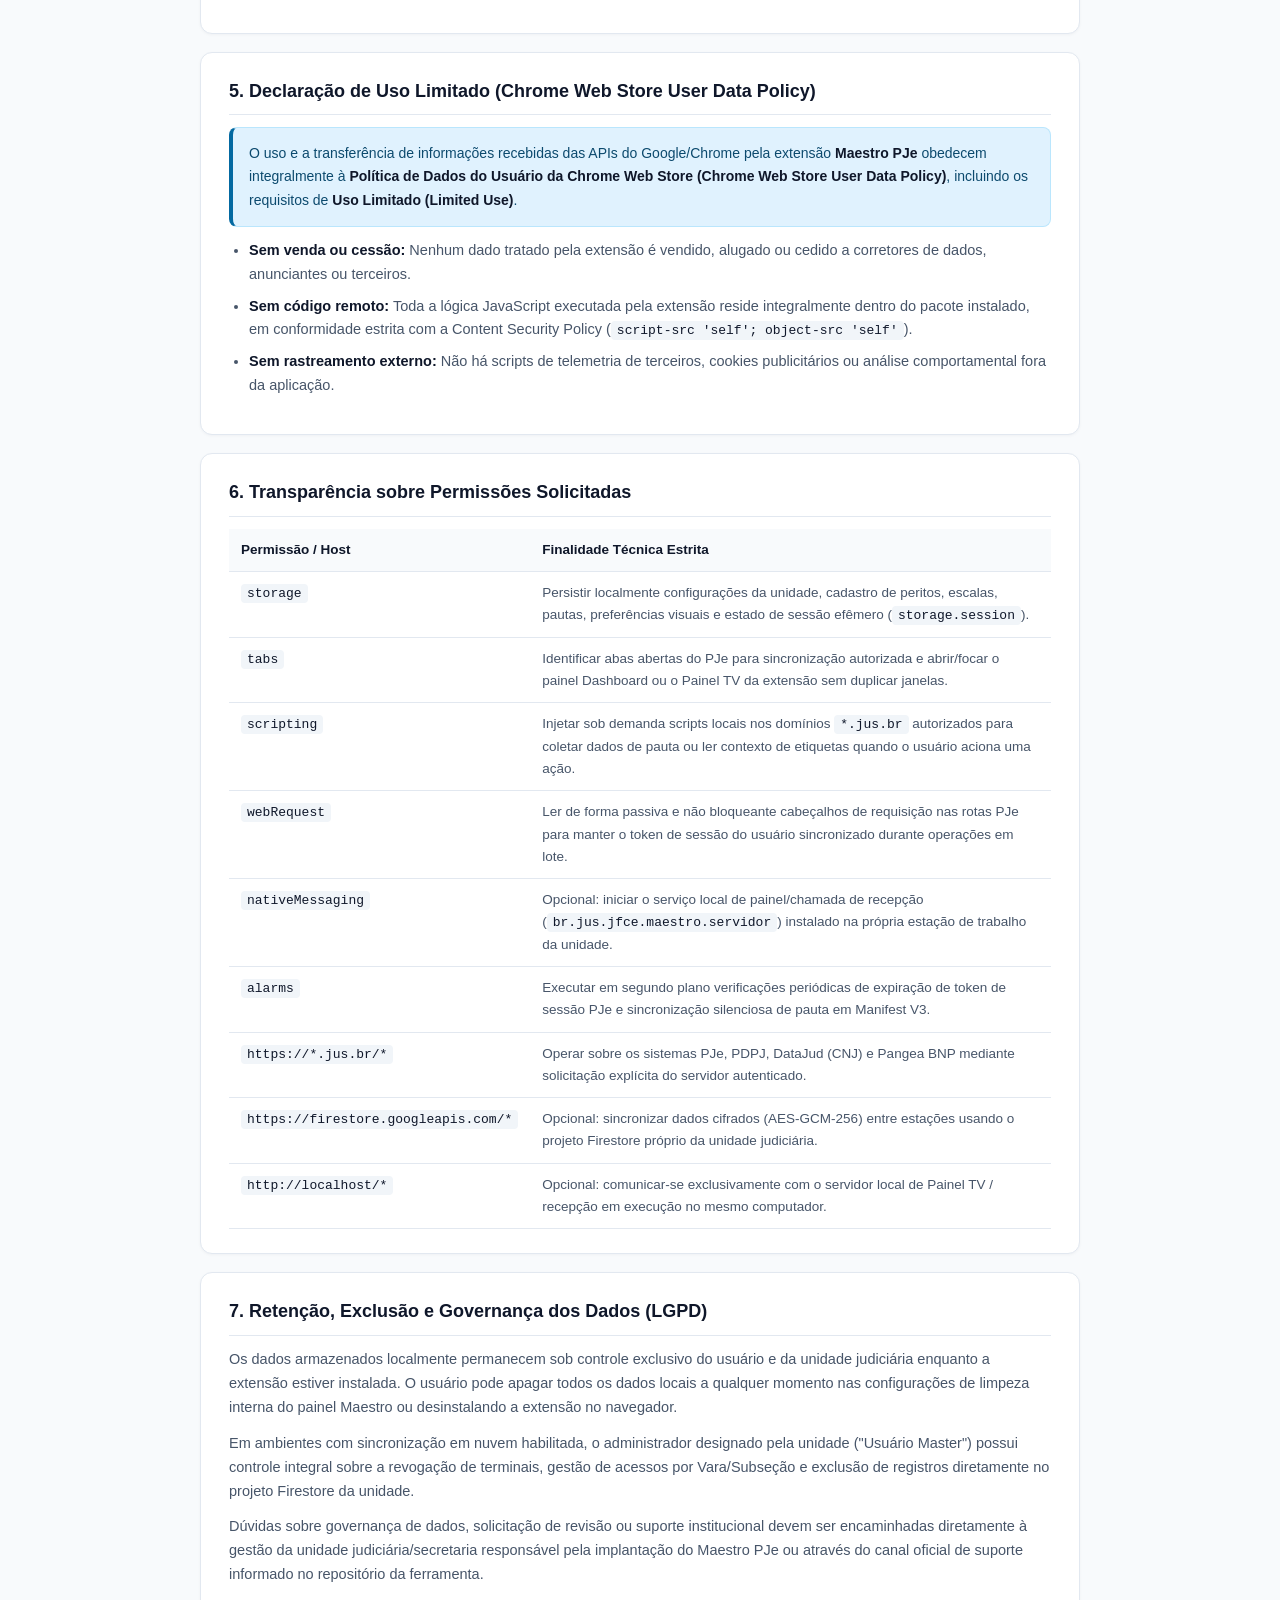
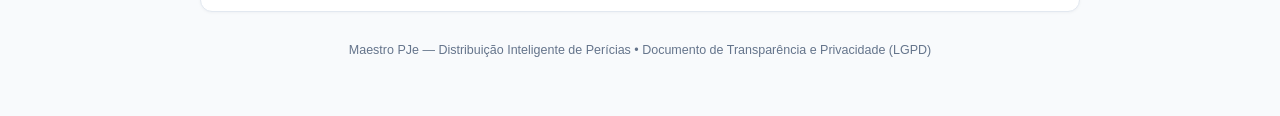
<file: politica-privacidade.html>
<!DOCTYPE html>
<html lang="pt-BR">
<head>
  <meta charset="UTF-8">
  <meta name="viewport" content="width=device-width, initial-scale=1.0">
  <title>Política de Privacidade — Maestro PJe</title>
  <style>
    :root {
      --bg: #f8fafc;
      --surface: #ffffff;
      --text: #0f172a;
      --muted: #475569;
      --border: #e2e8f0;
      --primary: #0369a1;
      --primary-soft: #e0f2fe;
      --accent: #059669;
      --accent-soft: #ecfdf5;
    }
    * {
      box-sizing: border-box;
    }
    body {
      margin: 0;
      padding: 32px 16px 56px;
      font-family: -apple-system, BlinkMacSystemFont, "Segoe UI", Roboto, "Helvetica Neue", Arial, sans-serif;
      background: var(--bg);
      color: var(--text);
      line-height: 1.65;
    }
    .container {
      max-width: 880px;
      margin: 0 auto;
    }
    .header-card {
      background: linear-gradient(135deg, #0f172a 0%, #1e293b 100%);
      color: #f8fafc;
      border-radius: 14px;
      padding: 28px 32px;
      border-left: 6px solid #38bdf8;
      margin-bottom: 24px;
      box-shadow: 0 8px 24px rgba(15, 23, 42, 0.12);
    }
    .badge {
      display: inline-block;
      background: rgba(56, 189, 248, 0.18);
      color: #7dd3fc;
      border: 1px solid rgba(56, 189, 248, 0.35);
      border-radius: 999px;
      padding: 4px 12px;
      font-size: 12px;
      font-weight: 700;
      letter-spacing: 0.04em;
      text-transform: uppercase;
      margin-bottom: 12px;
    }
    .header-card h1 {
      margin: 0 0 8px 0;
      font-size: 26px;
      line-height: 1.25;
      color: #ffffff;
    }
    .header-card p {
      margin: 0;
      font-size: 14px;
      color: #cbd5e1;
    }
    .meta-row {
      margin-top: 14px;
      font-size: 12.5px;
      color: #94a3b8;
    }
    .card {
      background: var(--surface);
      border: 1px solid var(--border);
      border-radius: 12px;
      padding: 24px 28px;
      margin-bottom: 18px;
      box-shadow: 0 1px 3px rgba(15, 23, 42, 0.04);
    }
    h2 {
      margin: 0 0 12px 0;
      font-size: 18px;
      color: #0f172a;
      border-bottom: 1px solid var(--border);
      padding-bottom: 8px;
    }
    p {
      margin: 0 0 12px 0;
      color: var(--muted);
      font-size: 14.5px;
    }
    p:last-child {
      margin-bottom: 0;
    }
    ul {
      margin: 8px 0 12px 0;
      padding-left: 20px;
      color: var(--muted);
      font-size: 14.5px;
    }
    li {
      margin-bottom: 8px;
    }
    strong {
      color: var(--text);
    }
    code {
      background: #f1f5f9;
      color: #0f172a;
      padding: 2px 6px;
      border-radius: 4px;
      font-family: ui-monospace, SFMono-Regular, Menlo, Consolas, monospace;
      font-size: 13px;
    }
    .highlight-box {
      background: var(--accent-soft);
      border: 1px solid #a7f3d0;
      border-left: 4px solid var(--accent);
      border-radius: 8px;
      padding: 14px 16px;
      margin: 12px 0;
      color: #065f46;
      font-size: 14px;
    }
    .info-box {
      background: var(--primary-soft);
      border: 1px solid #bae6fd;
      border-left: 4px solid var(--primary);
      border-radius: 8px;
      padding: 14px 16px;
      margin: 12px 0;
      color: #0c4a6e;
      font-size: 14px;
    }
    table {
      width: 100%;
      border-collapse: collapse;
      margin-top: 12px;
      font-size: 13.5px;
    }
    th, td {
      text-align: left;
      padding: 10px 12px;
      border-bottom: 1px solid var(--border);
      vertical-align: top;
    }
    th {
      background: #f8fafc;
      color: var(--text);
      font-weight: 700;
    }
    td {
      color: var(--muted);
    }
    .footer {
      text-align: center;
      font-size: 12.5px;
      color: #64748b;
      margin-top: 28px;
    }
    @media (max-width: 640px) {
      .header-card, .card {
        padding: 20px;
      }
      th, td {
        padding: 8px;
        font-size: 12.5px;
      }
    }
  </style>
</head>
<body>
  <main class="container">
    <header class="header-card">
      <div class="badge">Política de Privacidade &amp; Conformidade LGPD</div>
      <h1>Maestro PJe: Distribuição Inteligente de Perícias</h1>
      <p>
        Transparência no tratamento de dados operacionais para apoio à gestão de perícias judiciais no PJe (Justiça Federal / TRF5 e Juizados Especiais Federais).
      </p>
      <div class="meta-row">
        Versão da Extensão: <strong>2.3.1</strong> • Última atualização: <strong>25/11/2026</strong>
      </div>
    </header>

    <section class="card">
      <h2>1. Identificação e Finalidade Única</h2>
      <p>
        A extensão <strong>Maestro PJe: Distribuição Inteligente de Perícias</strong> foi desenvolvida exclusivamente para auxiliar servidores, gestores de secretaria e colaboradores autorizados de unidades da Justiça Federal no gerenciamento de pautas de perícias, conciliação de agendas de peritos, organização de etiquetas processuais e controle de recepção de atendimentos no sistema Processo Judicial Eletrônico (PJe).
      </p>
      <div class="highlight-box">
        <strong>Compromisso Fundamental:</strong> O Maestro PJe não coleta dados para fins comerciais, publicitários, de perfilamento comportamental ou de rastreamento de navegação fora dos portais judiciários estritamente autorizados.
      </div>
    </section>

    <section class="card">
      <h2>2. Dados Tratados e Armazenamento Local</h2>
      <p>
        Por padrão, a extensão opera localmente no navegador do usuário, utilizando as APIs nativas de armazenamento do Google Chrome:
      </p>
      <ul>
        <li>
          <strong>Armazenamento Local e Preferências (<code>chrome.storage.local</code> e <code>chrome.storage.sync</code>):</strong>
          guarda configurações de varas e subseções, cadastro de peritos e especialidades, escalas de atendimento, registros operacionais de pauta, preferências visuais de interface e logs locais de auditoria de ações executadas pelo próprio usuário.
        </li>
        <li>
          <strong>Sessão Temporária em Memória (<code>chrome.storage.session</code>):</strong>
          mantém temporariamente, apenas durante a sessão ativa do navegador, cabeçalhos e tokens JWT da sessão autenticada do próprio servidor no PJe, viabilizando a execução automatizada de comandos iniciados pelo usuário (como etiquetagem em lote e sincronização de pauta). Esses tokens não são exportados nem enviados a servidores externos de terceiros.
        </li>
      </ul>
    </section>

    <section class="card">
      <h2>3. Sincronização em Nuvem Opcional com Criptografia Ponta a Ponta (E2EE)</h2>
      <p>
        Quando habilitada voluntariamente pela unidade judiciária, a extensão pode sincronizar pautas e escalas entre estações de trabalho autorizadas e o aplicativo de acompanhamento da própria unidade utilizando um projeto <strong>Google Cloud Firestore</strong> (<code>https://firestore.googleapis.com/*</code>) configurado e controlado exclusivamente pela própria unidade/administrador.
      </p>
      <ul>
        <li>
          <strong>Criptografia no Cliente (AES-GCM 256 bits):</strong>
          antes de qualquer transmissão para o Firestore, os dados operacionais de pautas e escalas são cifrados localmente no navegador por meio da <strong>Web Crypto API</strong> (<code>AES-GCM-256</code> com derivação de chave PBKDF2/SHA-256) utilizando chave secreta gerida apenas pela unidade.
        </li>
        <li>
          <strong>Minimização e Mascaramento (LGPD — Lei nº 13.709/2018):</strong>
          em painéis de chamada de recepção/TV, exibem-se preferencialmente dados mínimos necessários ao atendimento, com suporte a mascaramento de nomes públicos e restrição de visualização por Vara e Subseção.
        </li>
      </ul>
    </section>

    <section class="card">
      <h2>4. Integrações Oficiais e Servidor Local Opcional</h2>
      <ul>
        <li>
          <strong>Portais Judiciários Oficiais (<code>https://*.jus.br/*</code>):</strong>
          a leitura de páginas, extração estruturada de pautas e consultas sob demanda (incluindo API pública do DataJud/CNJ e Banco Nacional de Precedentes Pangea/PDPJ) ocorrem diretamente entre o navegador do usuário e os domínios oficiais do Poder Judiciário brasileiro, respeitando a sessão e os limites de acesso do próprio usuário.
        </li>
        <li>
          <strong>Servidor Local de Recepção e Native Messaging (<code>http://localhost/*</code>):</strong>
          quando utilizado em computadores da recepção com Painel TV em rede local, a comunicação com o serviço auxiliar (<code>br.jus.jfce.maestro.servidor</code>) acontece estritamente em endereço local de loopback (<code>localhost</code>), protegido por token local de pareamento, sem exposição automática para a internet pública.
        </li>
      </ul>
    </section>

    <section class="card">
      <h2>5. Declaração de Uso Limitado (Chrome Web Store User Data Policy)</h2>
      <div class="info-box">
        O uso e a transferência de informações recebidas das APIs do Google/Chrome pela extensão <strong>Maestro PJe</strong> obedecem integralmente à <strong>Política de Dados do Usuário da Chrome Web Store (Chrome Web Store User Data Policy)</strong>, incluindo os requisitos de <strong>Uso Limitado (Limited Use)</strong>.
      </div>
      <ul>
        <li><strong>Sem venda ou cessão:</strong> Nenhum dado tratado pela extensão é vendido, alugado ou cedido a corretores de dados, anunciantes ou terceiros.</li>
        <li><strong>Sem código remoto:</strong> Toda a lógica JavaScript executada pela extensão reside integralmente dentro do pacote instalado, em conformidade estrita com a Content Security Policy (<code>script-src 'self'; object-src 'self'</code>).</li>
        <li><strong>Sem rastreamento externo:</strong> Não há scripts de telemetria de terceiros, cookies publicitários ou análise comportamental fora da aplicação.</li>
      </ul>
    </section>

    <section class="card">
      <h2>6. Transparência sobre Permissões Solicitadas</h2>
      <table>
        <thead>
          <tr>
            <th>Permissão / Host</th>
            <th>Finalidade Técnica Estrita</th>
          </tr>
        </thead>
        <tbody>
          <tr>
            <td><code>storage</code></td>
            <td>Persistir localmente configurações da unidade, cadastro de peritos, escalas, pautas, preferências visuais e estado de sessão efêmero (<code>storage.session</code>).</td>
          </tr>
          <tr>
            <td><code>tabs</code></td>
            <td>Identificar abas abertas do PJe para sincronização autorizada e abrir/focar o painel Dashboard ou o Painel TV da extensão sem duplicar janelas.</td>
          </tr>
          <tr>
            <td><code>scripting</code></td>
            <td>Injetar sob demanda scripts locais nos domínios <code>*.jus.br</code> autorizados para coletar dados de pauta ou ler contexto de etiquetas quando o usuário aciona uma ação.</td>
          </tr>
          <tr>
            <td><code>webRequest</code></td>
            <td>Ler de forma passiva e não bloqueante cabeçalhos de requisição nas rotas PJe para manter o token de sessão do usuário sincronizado durante operações em lote.</td>
          </tr>
          <tr>
            <td><code>nativeMessaging</code></td>
            <td>Opcional: iniciar o serviço local de painel/chamada de recepção (<code>br.jus.jfce.maestro.servidor</code>) instalado na própria estação de trabalho da unidade.</td>
          </tr>
          <tr>
            <td><code>alarms</code></td>
            <td>Executar em segundo plano verificações periódicas de expiração de token de sessão PJe e sincronização silenciosa de pauta em Manifest V3.</td>
          </tr>
          <tr>
            <td><code>https://*.jus.br/*</code></td>
            <td>Operar sobre os sistemas PJe, PDPJ, DataJud (CNJ) e Pangea BNP mediante solicitação explícita do servidor autenticado.</td>
          </tr>
          <tr>
            <td><code>https://firestore.googleapis.com/*</code></td>
            <td>Opcional: sincronizar dados cifrados (AES-GCM-256) entre estações usando o projeto Firestore próprio da unidade judiciária.</td>
          </tr>
          <tr>
            <td><code>http://localhost/*</code></td>
            <td>Opcional: comunicar-se exclusivamente com o servidor local de Painel TV / recepção em execução no mesmo computador.</td>
          </tr>
        </tbody>
      </table>
    </section>

    <section class="card">
      <h2>7. Retenção, Exclusão e Governança dos Dados (LGPD)</h2>
      <p>
        Os dados armazenados localmente permanecem sob controle exclusivo do usuário e da unidade judiciária enquanto a extensão estiver instalada. O usuário pode apagar todos os dados locais a qualquer momento nas configurações de limpeza interna do painel Maestro ou desinstalando a extensão no navegador.
      </p>
      <p>
        Em ambientes com sincronização em nuvem habilitada, o administrador designado pela unidade ("Usuário Master") possui controle integral sobre a revogação de terminais, gestão de acessos por Vara/Subseção e exclusão de registros diretamente no projeto Firestore da unidade.
      </p>
      <p>
        Dúvidas sobre governança de dados, solicitação de revisão ou suporte institucional devem ser encaminhadas diretamente à gestão da unidade judiciária/secretaria responsável pela implantação do Maestro PJe ou através do canal oficial de suporte informado no repositório da ferramenta.
      </p>
    </section>

    <footer class="footer">
      Maestro PJe — Distribuição Inteligente de Perícias • Documento de Transparência e Privacidade (LGPD)
    </footer>
  </main>
</body>
</html>
</file>
<file: styles.css>
/**
 * Maestro PJe - Estilos do Aplicativo Mobile Android
 * Otimizado para telas touch, dispositivos móveis e impressão de relatórios PDF.
 */

:root {
  color-scheme: light;
  --primary: #0284C7;
  --primary-dark: #0369A1;
  --primary-text: #0369A1;
  --primary-light: #E0F2FE;
  --secondary: #10B981;
  --secondary-dark: #059669;
  --warning: #F59E0B;
  --warning-dark: #D97706;
  --danger: #EF4444;
  --slate-50: #F8FAFC;
  --slate-100: #F1F5F9;
  --slate-200: #E2E8F0;
  --slate-300: #CBD5E1;
  --slate-400: #94A3B8;
  --slate-500: #64748B;
  --slate-600: #475569;
  --slate-700: #334155;
  --slate-800: #1E293B;
  --slate-900: #0F172A;
  
  --bg-app: #F8FAFC;
  --surface: #FFFFFF;
  --text-main: #0F172A;
  --text-muted: #64748B;
  --border: #E2E8F0;
  --shadow-sm: 0 1px 2px rgba(0,0,0,0.05);
  --shadow-md: 0 4px 6px -1px rgba(0,0,0,0.08), 0 2px 4px -1px rgba(0,0,0,0.04);
  --shadow-lg: 0 10px 15px -3px rgba(0,0,0,0.1), 0 4px 6px -2px rgba(0,0,0,0.05);
  --radius: 12px;
}

@media (prefers-color-scheme: dark) {
  :root:not([data-theme="light"]) {
    color-scheme: dark;
    --bg-app: #0F172A;
    --surface: #1E293B;
    --text-main: #F8FAFC;
    --text-muted: #94A3B8;
    --border: #334155;
    --slate-100: #1E293B;
    --slate-200: #334155;
    --primary-light: rgba(2, 132, 199, 0.15);
    --primary-text: #7DD3FC;
  }
}

:root[data-theme="light"] {
  color-scheme: light;
  --bg-app: #F8FAFC;
  --surface: #FFFFFF;
  --text-main: #0F172A;
  --text-muted: #64748B;
  --border: #E2E8F0;
  --slate-100: #F1F5F9;
  --slate-200: #E2E8F0;
  --primary-light: #E0F2FE;
  --primary-text: #0369A1;
}

:root[data-theme="dark"] {
  color-scheme: dark;
  --bg-app: #0F172A;
  --surface: #1E293B;
  --text-main: #F8FAFC;
  --text-muted: #94A3B8;
  --border: #334155;
  --slate-100: #1E293B;
  --slate-200: #334155;
  --primary-light: rgba(2, 132, 199, 0.18);
  --primary-text: #7DD3FC;
}

:root[data-theme="dark"] .dia-cal-cell.is-selected {
  color: #FFFFFF;
}

:root[data-theme="dark"] .badge-role-master {
  color: #FBBF24;
}

:root[data-theme="dark"] .pauta-obs,
:root[data-theme="dark"] .btn-copy-proc {
  color: var(--text-main);
}

@media (prefers-color-scheme: dark) {
  :root:not([data-theme="light"]) .dia-cal-cell.is-selected {
    color: #FFFFFF;
  }
  :root:not([data-theme="light"]) .badge-role-master {
    color: #FBBF24;
  }
  :root:not([data-theme="light"]) .pauta-obs,
  :root:not([data-theme="light"]) .btn-copy-proc {
    color: var(--text-main);
  }
}

* {
  box-sizing: border-box;
  margin: 0;
  padding: 0;
  -webkit-tap-highlight-color: transparent;
}

body {
  font-family: -apple-system, BlinkMacSystemFont, "Segoe UI", Roboto, Helvetica, Arial, sans-serif;
  background-color: var(--bg-app);
  color: var(--text-main);
  font-size: 14px;
  line-height: 1.5;
  user-select: none;
  -webkit-user-select: none;
  overflow-x: hidden;
  padding-bottom: env(safe-area-inset-bottom, 20px);
}

input, textarea, select {
  user-select: text;
  -webkit-user-select: text;
}

/* ==========================================================
   GERENCIAMENTO DE TELAS
   ========================================================== */
.screen {
  display: none;
  min-height: 100vh;
}

.screen.active {
  display: flex;
  flex-direction: column;
}

/* ==========================================================
   TELA DE LOGIN E ATIVAÇÃO
   ========================================================== */
.login-container {
  max-width: 440px;
  margin: 0 auto;
  padding: 24px 20px;
  display: flex;
  flex-direction: column;
  justify-content: center;
  min-height: 100vh;
}

.login-brand {
  text-align: center;
  margin-bottom: 24px;
}

.brand-badge {
  display: inline-block;
  font-size: 10px;
  font-weight: 700;
  letter-spacing: 1px;
  color: var(--primary);
  background: var(--primary-light);
  padding: 4px 10px;
  border-radius: 20px;
  margin-bottom: 8px;
}

.brand-icon {
  font-size: 44px;
  margin-bottom: 4px;
}

.login-brand h1 {
  font-size: 22px;
  font-weight: 800;
  color: var(--text-main);
}

.brand-sub {
  font-size: 13px;
  color: var(--text-muted);
}

.card {
  background: var(--surface);
  border: 1px solid var(--border);
  border-radius: var(--radius);
  box-shadow: var(--shadow-md);
  padding: 20px;
}

.card-header {
  margin-bottom: 18px;
}

.card-header h3 {
  font-size: 16px;
  font-weight: 700;
}

.form-group {
  margin-bottom: 16px;
}

.form-group label {
  display: block;
  font-size: 12px;
  font-weight: 600;
  color: var(--text-muted);
  margin-bottom: 6px;
  text-transform: uppercase;
  letter-spacing: 0.5px;
}

.form-control {
  width: 100%;
  padding: 12px 14px;
  font-size: 14px;
  border: 1px solid var(--border);
  border-radius: 8px;
  background: var(--surface);
  color: var(--text-main);
  outline: none;
  transition: border-color 0.2s, box-shadow 0.2s;
}

.form-select-sm {
  width: 100%;
  min-width: 0;
  max-width: 100%;
  padding: 9px 10px;
  font-size: 13px;
  border: 1px solid var(--border);
  border-radius: 8px;
  background: var(--surface);
  color: var(--text-main);
  outline: none;
  text-overflow: ellipsis;
  transition: border-color 0.2s, box-shadow 0.2s;
}

.form-control:focus, .form-select-sm:focus {
  border-color: var(--primary);
  box-shadow: 0 0 0 3px rgba(2, 132, 199, 0.2);
}

.form-hint {
  display: block;
  font-size: 11px;
  color: var(--text-muted);
  margin-top: 4px;
}

.advanced-toggle {
  display: flex;
  justify-content: space-between;
  align-items: center;
  font-size: 12px;
  font-weight: 600;
  color: var(--primary);
  padding: 8px 0;
  cursor: pointer;
  margin-bottom: 8px;
}

.advanced-box {
  background: var(--slate-100);
  border-radius: 8px;
  padding: 14px;
  margin-bottom: 16px;
  border: 1px dashed var(--border);
}

.btn {
  display: inline-flex;
  align-items: center;
  justify-content: center;
  gap: 8px;
  padding: 12px 18px;
  font-size: 14px;
  font-weight: 600;
  border-radius: 8px;
  border: none;
  cursor: pointer;
  transition: all 0.2s ease;
  user-select: none;
}

.btn-block {
  width: 100%;
}

.btn-primary {
  background: var(--primary);
  color: #FFFFFF;
}

.btn-primary:active {
  background: var(--primary-dark);
  transform: scale(0.98);
}

.btn-secondary {
  background: var(--secondary);
  color: #FFFFFF;
}

.btn-secondary:active {
  background: var(--secondary-dark);
  transform: scale(0.98);
}

.btn-outline {
  background: transparent;
  border: 1px solid var(--border);
  color: var(--text-main);
}

.btn-outline:active {
  background: var(--slate-100);
}

.btn-sm {
  padding: 8px 12px;
  font-size: 12px;
  border-radius: 6px;
}

.btn-circle {
  width: 36px;
  height: 36px;
  border-radius: 50%;
  border: 1px solid var(--border);
  background: var(--surface);
  color: var(--text-main);
  display: flex;
  align-items: center;
  justify-content: center;
  font-size: 14px;
  cursor: pointer;
}

.btn-circle:active {
  background: var(--slate-100);
}

.alert-box {
  padding: 10px 14px;
  border-radius: 8px;
  font-size: 12px;
  margin-top: 14px;
}

.alert-danger {
  background: rgba(239, 68, 68, 0.1);
  color: var(--danger);
  border: 1px solid rgba(239, 68, 68, 0.3);
}

.alert-success {
  background: rgba(16, 185, 129, 0.1);
  color: var(--secondary);
  border: 1px solid rgba(16, 185, 129, 0.3);
}

.login-footer {
  text-align: center;
  margin-top: 24px;
  font-size: 12px;
  color: var(--text-muted);
}

.text-xs { font-size: 11px; }
.text-sm { font-size: 12.5px; }
.text-muted { color: var(--text-muted); }

/* ==========================================================
   HEADER DO APLICATIVO
   ========================================================== */
.app-header {
  background: linear-gradient(135deg, #0F172A 0%, #1E293B 100%);
  color: #FFFFFF;
  padding: 10px 12px;
  display: flex;
  align-items: center;
  justify-content: space-between;
  gap: 8px;
  min-height: 54px;
  flex-wrap: nowrap;
  box-shadow: var(--shadow-sm);
  position: sticky;
  top: 0;
  z-index: 50;
}

.header-left {
  display: flex;
  align-items: center;
  gap: 6px;
  min-width: 0;
  flex: 1;
}

.app-badge {
  font-size: 10px;
  font-weight: 800;
  letter-spacing: 0.3px;
  color: var(--primary);
  background: rgba(2, 132, 199, 0.2);
  border: 1px solid rgba(2, 132, 199, 0.4);
  padding: 3px 6px;
  border-radius: 4px;
  white-space: nowrap;
  flex-shrink: 0;
}

.user-subsecao-badge {
  display: flex;
  align-items: center;
  gap: 5px;
  min-width: 0;
  flex: 1;
  font-size: 13px;
  font-weight: 700;
  color: #FFFFFF;
}

#lblNomeSubsecao {
  overflow: hidden;
  text-overflow: ellipsis;
  white-space: nowrap;
}

.header-subsecao-select {
  background: rgba(255, 255, 255, 0.12);
  color: #FFFFFF;
  border: 1px solid rgba(255, 255, 255, 0.28);
  border-radius: 6px;
  padding: 4px 6px;
  font-size: 12px;
  font-weight: 700;
  outline: none;
  cursor: pointer;
  width: 100%;
  min-width: 0;
  max-width: 140px;
  text-overflow: ellipsis;
}

.header-subsecao-select option {
  background: #0F172A;
  color: #FFFFFF;
}

.form-control:disabled,
.form-select-sm:disabled,
.wpp-field select:disabled {
  opacity: 0.85;
  cursor: not-allowed;
  background: var(--primary-light);
  border-color: var(--primary);
  color: var(--primary-text);
  font-weight: 700;
}

.sub-dot {
  width: 8px;
  height: 8px;
  border-radius: 50%;
  background: #34D399;
  flex-shrink: 0;
}

.header-right {
  display: flex;
  align-items: center;
  gap: 5px;
  flex-wrap: nowrap;
  flex-shrink: 0;
}

.btn-icon {
  background: rgba(255, 255, 255, 0.1);
  border: none;
  color: #FFFFFF;
  width: 32px;
  height: 32px;
  border-radius: 8px;
  display: inline-flex;
  align-items: center;
  justify-content: center;
  font-size: 15px;
  cursor: pointer;
  margin-left: 0;
  flex-shrink: 0;
}

.btn-icon:active {
  background: rgba(255, 255, 255, 0.25);
}

/* ==========================================================
   FAIXA DE STATUS E RESTRIÇÃO DE ESCOPO
   ========================================================== */
.user-status-strip {
  background: var(--surface);
  border-bottom: 1px solid var(--border);
  padding: 10px 12px;
  display: flex;
  align-items: center;
  justify-content: space-between;
  gap: 8px;
}

.status-info {
  display: flex;
  align-items: center;
  gap: 10px;
  min-width: 0;
  flex: 1;
}

.user-avatar {
  font-size: 20px;
}

.user-details {
  display: flex;
  flex-direction: column;
  min-width: 0;
}

.user-name {
  font-size: 13px;
  font-weight: 700;
}

.user-scope {
  font-size: 11px;
  color: var(--primary-text);
  font-weight: 600;
}

.badge-role {
  font-size: 11px;
  font-weight: 700;
  padding: 3px 8px;
  border-radius: 12px;
  background: rgba(16, 185, 129, 0.15);
  color: var(--secondary-dark);
  border: 1px solid rgba(16, 185, 129, 0.3);
  white-space: nowrap;
}

.badge-role-master {
  background: rgba(245, 158, 11, 0.18);
  color: #B45309;
  border-color: rgba(245, 158, 11, 0.45);
}

.badge-role-leitor {
  background: rgba(2, 132, 199, 0.14);
  color: var(--primary-text);
  border-color: rgba(2, 132, 199, 0.35);
}

.badge-role-restrito {
  background: rgba(100, 116, 139, 0.16);
  color: var(--slate-600);
  border-color: rgba(100, 116, 139, 0.35);
}

/* ==========================================================
   ABAS DE NAVEGAÇÃO
   ========================================================== */
.main-tabs {
  display: flex;
  background: var(--surface);
  border-bottom: 1px solid var(--border);
  position: sticky;
  top: 54px;
  z-index: 40;
}

.tab-btn {
  flex: 1;
  display: flex;
  flex-direction: column;
  align-items: center;
  justify-content: center;
  gap: 2px;
  padding: 8px 2px;
  background: transparent;
  border: none;
  border-bottom: 3px solid transparent;
  color: var(--text-muted);
  font-size: 10.5px;
  font-weight: 700;
  cursor: pointer;
  transition: all 0.2s;
  min-width: 0;
  white-space: nowrap;
}

.tab-btn.active {
  color: var(--primary);
  border-bottom-color: var(--primary);
  background: var(--primary-light);
}

.tab-icon {
  font-size: 16px;
}

/* ==========================================================
   CONTEÚDO DAS ABAS
   ========================================================== */
.main-content {
  padding: 16px;
  max-width: 600px;
  margin: 0 auto;
  width: 100%;
}

.tab-content {
  display: none;
}

.tab-content.active {
  display: block;
}

/* ==========================================================
   SELETOR DE PERÍODO / MÊS
   ========================================================== */
.period-selector-card {
  background: var(--surface);
  border: 1px solid var(--border);
  border-radius: var(--radius);
  padding: 10px 16px;
  display: flex;
  align-items: center;
  justify-content: space-between;
  margin-bottom: 16px;
  box-shadow: var(--shadow-sm);
}

.period-label {
  text-align: center;
}

.period-month {
  display: block;
  font-size: 16px;
  font-weight: 800;
  color: var(--text-main);
}

.period-year {
  font-size: 12px;
  color: var(--text-muted);
}

/* ==========================================================
   GRID DE KPIS
   ========================================================== */
.kpi-grid {
  display: grid;
  grid-template-columns: repeat(2, 1fr);
  gap: 12px;
  margin-bottom: 16px;
}

.kpi-card {
  background: var(--surface);
  border: 1px solid var(--border);
  border-radius: var(--radius);
  padding: 14px;
  box-shadow: var(--shadow-sm);
  position: relative;
  overflow: hidden;
}

.kpi-icon {
  font-size: 20px;
  margin-bottom: 4px;
}

.kpi-value {
  font-size: 26px;
  font-weight: 900;
  line-height: 1.1;
  color: var(--text-main);
  margin-bottom: 2px;
}

.kpi-label {
  font-size: 12px;
  font-weight: 600;
  color: var(--text-muted);
}

.kpi-hint {
  font-size: 11px;
  color: var(--text-muted);
  margin-top: 6px;
}

.kpi-marcadas .kpi-value { color: var(--secondary); }
.kpi-pendentes .kpi-value { color: var(--warning-dark); }
.kpi-total .kpi-value { color: var(--primary); }

.kpi-progress {
  height: 6px;
  background: var(--slate-100);
  border-radius: 3px;
  margin-top: 8px;
  overflow: hidden;
}

.progress-bar {
  height: 100%;
  border-radius: 3px;
  transition: width 0.4s ease;
}

.bar-green { background: var(--secondary); }
.bar-yellow { background: var(--warning); }

/* ==========================================================
   CARDS DE SEÇÕES E LISTAS
   ========================================================== */
.section-card {
  background: var(--surface);
  border: 1px solid var(--border);
  border-radius: var(--radius);
  padding: 16px;
  margin-bottom: 16px;
  box-shadow: var(--shadow-sm);
}

.section-header {
  display: flex;
  align-items: center;
  justify-content: space-between;
  margin-bottom: 12px;
}

.section-header h4 {
  font-size: 14px;
  font-weight: 700;
}

.varas-list {
  display: flex;
  flex-direction: column;
  gap: 8px;
}

.vara-row {
  display: flex;
  align-items: center;
  justify-content: space-between;
  padding: 8px 12px;
  background: var(--slate-100);
  border-radius: 8px;
}

.vara-title {
  font-size: 13px;
  font-weight: 600;
}

.vara-counts {
  display: flex;
  align-items: center;
  gap: 8px;
  font-size: 12px;
}

.badge-count {
  padding: 2px 6px;
  border-radius: 4px;
  font-weight: 700;
}

.badge-count-green { background: rgba(16, 185, 129, 0.15); color: var(--secondary-dark); }
.badge-count-yellow { background: rgba(245, 158, 11, 0.15); color: var(--warning-dark); }

.category-breakdown {
  display: flex;
  flex-direction: column;
  gap: 8px;
}

.cat-item {
  display: flex;
  align-items: center;
  justify-content: space-between;
  padding: 6px 0;
  border-bottom: 1px solid var(--border);
}

.cat-item:last-child { border-bottom: none; }

.cat-dot {
  width: 10px;
  height: 10px;
  border-radius: 50%;
  display: inline-block;
  margin-right: 8px;
}

.dot-blue { background: var(--primary); }
.dot-green { background: var(--secondary); }
.dot-orange { background: var(--warning); }

.quick-actions {
  display: grid;
  grid-template-columns: repeat(2, 1fr);
  gap: 10px;
  margin-bottom: 20px;
}

.quick-action-full {
  grid-column: 1 / -1;
}

/* ==========================================================
   FILTROS E PESQUISA DE PAUTAS
   ========================================================== */

.filters-card {
  background: var(--surface);
  border: 1px solid var(--border);
  border-radius: var(--radius);
  padding: 12px;
  margin-bottom: 12px;
  box-shadow: var(--shadow-sm);
}

.search-box {
  display: flex;
  align-items: center;
  background: var(--slate-100);
  border-radius: 8px;
  padding: 8px 12px;
  margin-bottom: 10px;
}

.search-icon {
  margin-right: 8px;
  color: var(--text-muted);
}

.search-box input {
  flex: 1;
  border: none;
  background: transparent;
  outline: none;
  color: var(--text-main);
  font-size: 14px;
}

.btn-clear {
  border: none;
  background: transparent;
  color: var(--text-muted);
  cursor: pointer;
  padding: 0 4px;
}

.filter-pills {
  display: flex;
  gap: 8px;
  margin-bottom: 10px;
  overflow-x: auto;
  padding-bottom: 4px;
}

.pill {
  padding: 6px 12px;
  border-radius: 20px;
  font-size: 12px;
  font-weight: 600;
  border: 1px solid var(--border);
  background: var(--surface);
  color: var(--text-muted);
  white-space: nowrap;
  cursor: pointer;
}

.pill.active {
  background: var(--primary);
  color: #FFFFFF;
  border-color: var(--primary);
}

.pill-green.active {
  background: var(--secondary);
  border-color: var(--secondary);
}

.pill-yellow.active {
  background: var(--warning);
  border-color: var(--warning);
}

.filter-row {
  display: grid;
  grid-template-columns: repeat(2, 1fr);
  gap: 8px;
}

.filter-row > *,
.dia-filter-inputs > *,
.wpp-defaults-grid > *,
.wpp-card-grid-2 > *,
.wpp-card-grid-3 > * {
  min-width: 0;
}

.results-info {
  display: flex;
  justify-content: space-between;
  align-items: center;
  font-size: 12px;
  font-weight: 600;
  margin-bottom: 10px;
  padding: 0 4px;
}

/* ==========================================================
   CARDS DAS PAUTAS
   ========================================================== */
.pautas-list {
  display: flex;
  flex-direction: column;
  gap: 10px;
}

.pauta-card {
  background: var(--surface);
  border: 1px solid var(--border);
  border-radius: var(--radius);
  padding: 14px;
  box-shadow: var(--shadow-sm);
  transition: transform 0.15s, box-shadow 0.15s;
  border-left: 4px solid var(--primary);
}

.pauta-card.status-marcado {
  border-left-color: var(--secondary);
}

.pauta-card.status-pendente {
  border-left-color: var(--warning);
}

.pauta-header {
  display: flex;
  justify-content: space-between;
  align-items: flex-start;
  margin-bottom: 8px;
}

.pauta-date-badge {
  display: inline-flex;
  align-items: center;
  gap: 6px;
  font-size: 13px;
  font-weight: 700;
  color: var(--text-main);
}

.status-badge {
  font-size: 11px;
  font-weight: 700;
  padding: 3px 8px;
  border-radius: 12px;
}

.status-badge-marcado {
  background: rgba(16, 185, 129, 0.15);
  color: var(--secondary-dark);
}

.status-badge-pendente {
  background: rgba(245, 158, 11, 0.15);
  color: var(--warning-dark);
}

.pauta-perito {
  font-size: 15px;
  font-weight: 800;
  color: var(--text-main);
  margin-bottom: 4px;
}

.pauta-esp {
  font-size: 12.5px;
  color: var(--text-muted);
  margin-bottom: 10px;
}

.pauta-details-grid {
  display: grid;
  grid-template-columns: repeat(3, 1fr);
  gap: 8px;
  background: var(--slate-100);
  padding: 8px 10px;
  border-radius: 8px;
  margin-bottom: 8px;
}

.detail-item {
  font-size: 11.5px;
}

.detail-item strong {
  display: block;
  font-size: 13px;
  color: var(--text-main);
}

.pauta-obs {
  font-size: 11.5px;
  color: var(--slate-500);
  background: rgba(2, 132, 199, 0.05);
  border-left: 2px solid var(--primary);
  padding: 4px 8px;
  border-radius: 4px;
}

/* ==========================================================
   RELATÓRIOS
   ========================================================== */
.report-action-card {
  background: var(--surface);
  border: 1px solid var(--border);
  border-radius: var(--radius);
  padding: 16px;
  display: flex;
  gap: 14px;
  align-items: flex-start;
  margin-bottom: 12px;
  box-shadow: var(--shadow-sm);
}

.report-icon-box {
  width: 44px;
  height: 44px;
  border-radius: 10px;
  display: flex;
  align-items: center;
  justify-content: center;
  font-size: 22px;
  flex-shrink: 0;
}

.icon-pdf { background: rgba(239, 68, 68, 0.1); color: var(--danger); }
.icon-csv { background: rgba(16, 185, 129, 0.1); color: var(--secondary); }
.icon-wpp { background: rgba(37, 211, 102, 0.1); color: #25D366; }

.report-details {
  flex: 1;
  min-width: 0;
}

.report-details h5 {
  font-size: 14px;
  font-weight: 700;
  margin-bottom: 4px;
}

.report-details p {
  font-size: 12px;
  color: var(--text-muted);
  margin-bottom: 10px;
}

.report-buttons {
  display: flex;
  flex-wrap: wrap;
  gap: 8px;
}

.badge-subsecao-lock {
  font-size: 11px;
  font-weight: 700;
  padding: 2px 8px;
  border-radius: 12px;
  background: var(--primary-light);
  color: var(--primary-text);
}

.report-preview-box {
  background: var(--surface);
  border: 1px solid var(--border);
  border-radius: var(--radius);
  padding: 16px;
  margin-top: 16px;
}

.preview-header {
  display: flex;
  justify-content: space-between;
  align-items: center;
  margin-bottom: 16px;
  padding-bottom: 10px;
  border-bottom: 1px solid var(--border);
}

/* ==========================================================
   IMPORTAÇÃO DE PAUTAS DO WHATSAPP & PAREAMENTO RÁPIDO
   ========================================================== */
.wpp-code-box {
  background: var(--primary-light);
  border: 1px dashed var(--primary);
  border-radius: 10px;
  padding: 10px 12px;
  margin-bottom: 16px;
}

.wpp-code-label {
  display: block;
  font-size: 11px;
  font-weight: 800;
  color: var(--primary-text);
  text-transform: uppercase;
  margin-bottom: 6px;
}

.wpp-code-row {
  display: flex;
  gap: 6px;
  align-items: center;
}

.wpp-code-input {
  flex: 1;
  padding: 8px 10px;
  font-family: ui-monospace, SFMono-Regular, Menlo, Monaco, Consolas, monospace;
  font-size: 11.5px;
}

.wpp-code-status {
  margin-top: 6px;
  font-size: 11.5px;
  font-weight: 600;
  color: var(--secondary-dark);
}

.wpp-checkbox-inline {
  display: flex;
  align-items: center;
  gap: 8px;
  font-size: 12px;
  font-weight: 600;
  color: var(--text-main);
  cursor: pointer;
}

.wpp-checkbox-inline input {
  width: 16px;
  height: 16px;
  accent-color: var(--primary);
}

.wpp-actions-row {
  display: flex;
  flex-wrap: wrap;
  gap: 8px;
  margin-bottom: 10px;
}

.wpp-btn-paste,
.wpp-btn-parse {
  flex: 1;
}

.wpp-textarea {
  font-family: inherit;
  font-size: 13px;
  line-height: 1.45;
  min-height: 118px;
  resize: vertical;
  margin-bottom: 12px;
}

.wpp-defaults-grid {
  display: grid;
  grid-template-columns: repeat(2, 1fr);
  gap: 8px;
}

.wpp-offline-banner {
  background: rgba(245, 158, 11, 0.14);
  border: 1px solid rgba(245, 158, 11, 0.45);
  color: var(--warning-dark);
  border-radius: var(--radius);
  padding: 10px 12px;
  margin-bottom: 12px;
  display: flex;
  align-items: center;
  justify-content: space-between;
  gap: 10px;
  font-size: 12px;
}

.wpp-offline-banner span {
  display: block;
  font-size: 11.5px;
  color: var(--text-main);
}

.wpp-alert-pill {
  background: rgba(245, 158, 11, 0.14);
  border: 1px solid rgba(245, 158, 11, 0.4);
  color: var(--warning-dark);
  border-radius: 8px;
  padding: 8px 10px;
  font-size: 11.5px;
  font-weight: 600;
  margin-bottom: 10px;
}

.wpp-cards-list {
  display: flex;
  flex-direction: column;
  gap: 12px;
  margin-bottom: 14px;
}

.wpp-pauta-edit-card {
  background: var(--surface);
  border: 1px solid var(--border);
  border-left: 4px solid var(--primary);
  border-radius: var(--radius);
  padding: 12px;
  box-shadow: var(--shadow-sm);
}

.wpp-pauta-edit-card.is-fora {
  border-left-color: #7C3AED;
}

.wpp-pauta-edit-card.is-duplicata {
  border-left-color: var(--warning);
}

.wpp-pauta-edit-card.has-pendencia {
  border-left-color: var(--danger);
}

.wpp-pauta-edit-card.is-unchecked {
  opacity: 0.6;
}

.wpp-card-top {
  display: flex;
  align-items: center;
  justify-content: space-between;
  gap: 8px;
  padding-bottom: 8px;
  margin-bottom: 10px;
  border-bottom: 1px solid var(--border);
}

.wpp-card-check {
  display: inline-flex;
  align-items: center;
  gap: 6px;
  font-size: 12.5px;
  font-weight: 800;
  color: var(--text-main);
  cursor: pointer;
}

.wpp-card-check input {
  width: 17px;
  height: 17px;
  accent-color: var(--primary);
}

.wpp-card-badges {
  display: flex;
  align-items: center;
  gap: 4px;
  flex-wrap: wrap;
}

.wpp-mini-badge {
  font-size: 10px;
  font-weight: 800;
  padding: 2px 7px;
  border-radius: 10px;
}

.wpp-mini-badge.ok {
  background: rgba(16, 185, 129, 0.15);
  color: var(--secondary-dark);
}

.wpp-mini-badge.fora {
  background: rgba(124, 58, 237, 0.14);
  color: #6D28D9;
}

.wpp-mini-badge.warn {
  background: rgba(245, 158, 11, 0.16);
  color: var(--warning-dark);
}

.wpp-mini-badge.err {
  background: rgba(239, 68, 68, 0.15);
  color: var(--danger);
}

.wpp-btn-rm-card {
  border: 1px solid var(--border);
  background: transparent;
  color: var(--danger);
  border-radius: 6px;
  padding: 3px 7px;
  font-size: 12px;
  font-weight: 700;
  cursor: pointer;
}

.wpp-field {
  margin-bottom: 8px;
}

.wpp-field label {
  display: block;
  font-size: 10.5px;
  font-weight: 700;
  color: var(--text-muted);
  text-transform: uppercase;
  margin-bottom: 3px;
}

.wpp-field input,
.wpp-field select {
  width: 100%;
  padding: 8px 10px;
  font-size: 13px;
  border: 1px solid var(--border);
  border-radius: 7px;
  background: var(--bg-app);
  color: var(--text-main);
  outline: none;
}

.wpp-field input:focus,
.wpp-field select:focus {
  border-color: var(--primary);
  background: var(--surface);
}

.wpp-card-grid-2 {
  display: grid;
  grid-template-columns: repeat(2, 1fr);
  gap: 8px;
}

.wpp-card-grid-3 {
  display: grid;
  grid-template-columns: repeat(3, 1fr);
  gap: 8px;
}

.wpp-endereco-box {
  background: rgba(124, 58, 237, 0.07);
  border: 1px dashed rgba(124, 58, 237, 0.4);
  border-radius: 8px;
  padding: 8px;
  margin-bottom: 8px;
}

.wpp-calc-strip {
  display: flex;
  flex-wrap: wrap;
  gap: 8px;
  justify-content: space-between;
  font-size: 11px;
  color: var(--text-muted);
  background: var(--slate-100);
  padding: 6px 10px;
  border-radius: 7px;
  margin-top: 4px;
}

.wpp-calc-strip b {
  color: var(--text-main);
}

.wpp-origin-snippet {
  margin-top: 6px;
  font-size: 10.5px;
  color: var(--text-muted);
  font-style: italic;
  white-space: nowrap;
  overflow: hidden;
  text-overflow: ellipsis;
}

.wpp-submit-bar {
  position: sticky;
  bottom: 8px;
  background: var(--surface);
  border: 1px solid var(--border);
  border-radius: var(--radius);
  padding: 12px;
  box-shadow: var(--shadow-lg);
  z-index: 20;
}

/* ==========================================================
   ABA POR DIA (NAVEGAÇÃO, MINI CALENDÁRIO E PAUTA PJE)
   ========================================================== */
.dia-nav-card {
  background: var(--surface);
  border: 1px solid var(--border);
  border-radius: var(--radius);
  padding: 12px 14px;
  margin-bottom: 12px;
  box-shadow: var(--shadow-sm);
}

.dia-nav-top {
  display: flex;
  align-items: center;
  justify-content: space-between;
  gap: 10px;
}

.dia-nav-center {
  flex: 1;
  text-align: center;
  min-width: 0;
}

.dia-nav-weekday {
  font-size: 14px;
  font-weight: 800;
  color: var(--text-main);
  text-transform: capitalize;
  line-height: 1.25;
}

.dia-nav-date-row {
  display: inline-flex;
  align-items: center;
  justify-content: center;
  gap: 8px;
  margin-top: 4px;
  flex-wrap: wrap;
}

.dia-nav-date-text {
  font-size: 12.5px;
  font-weight: 700;
  color: var(--primary);
}

.dia-date-input {
  padding: 3px 8px;
  font-size: 12px;
  border: 1px solid var(--border);
  border-radius: 6px;
  background: var(--slate-100);
  color: var(--text-main);
  font-family: inherit;
  max-width: 138px;
}

.dia-quick-row {
  display: flex;
  gap: 6px;
  margin-top: 10px;
}

.dia-quick-row .btn {
  flex: 1;
  padding: 7px 6px;
  font-size: 11.5px;
  white-space: nowrap;
}

.btn-circle-sm {
  width: 30px;
  height: 30px;
  font-size: 12px;
}

.dia-cal-card {
  background: var(--surface);
  border: 1px solid var(--border);
  border-radius: var(--radius);
  padding: 12px;
  margin-bottom: 12px;
  box-shadow: var(--shadow-sm);
}

.dia-cal-header {
  display: flex;
  align-items: center;
  justify-content: space-between;
  margin-bottom: 8px;
}

.dia-cal-header strong {
  font-size: 13.5px;
  color: var(--text-main);
}

.dia-cal-weekdays {
  display: grid;
  grid-template-columns: repeat(7, 1fr);
  text-align: center;
  font-size: 10.5px;
  font-weight: 700;
  color: var(--text-muted);
  margin-bottom: 4px;
}

.dia-cal-grid {
  display: grid;
  grid-template-columns: repeat(7, 1fr);
  gap: 4px;
}

.dia-cal-cell {
  border: 1px solid transparent;
  background: var(--slate-100);
  color: var(--text-main);
  border-radius: 8px;
  padding: 5px 2px 4px;
  min-height: 40px;
  display: flex;
  flex-direction: column;
  align-items: center;
  justify-content: space-between;
  cursor: pointer;
  font-size: 12px;
  font-weight: 700;
  transition: border-color 0.15s, background-color 0.15s;
}

.dia-cal-cell.is-empty {
  background: transparent;
  cursor: default;
  pointer-events: none;
}

.dia-cal-cell.is-weekend {
  color: var(--text-muted);
  opacity: 0.78;
}

.dia-cal-cell.is-today {
  border-color: var(--primary);
}

.dia-cal-cell.is-selected {
  background: var(--primary);
  color: #FFFFFF;
  border-color: var(--primary-dark);
  opacity: 1;
}

.dia-cal-dots {
  display: flex;
  align-items: center;
  justify-content: center;
  gap: 3px;
  min-height: 7px;
}

.dia-dot {
  display: inline-block;
  width: 6px;
  height: 6px;
  border-radius: 50%;
}

.dia-dot-escala {
  background: var(--primary);
}

.dia-dot-pauta {
  background: var(--secondary);
}

.dia-cal-cell.is-selected .dia-dot-escala {
  background: #BAE6FD;
}

.dia-cal-cell.is-selected .dia-dot-pauta {
  background: #A7F3D0;
}

.dia-cal-legend {
  display: flex;
  justify-content: center;
  gap: 14px;
  margin-top: 8px;
  padding-top: 8px;
  border-top: 1px solid var(--border);
  font-size: 11px;
  color: var(--text-muted);
}

.dia-cal-legend span {
  display: inline-flex;
  align-items: center;
  gap: 5px;
}

.dia-kpi-strip {
  display: grid;
  grid-template-columns: repeat(2, 1fr);
  gap: 8px;
  margin-bottom: 12px;
}

.dia-kpi-chip {
  background: var(--surface);
  border: 1px solid var(--border);
  border-radius: 10px;
  padding: 9px 11px;
  box-shadow: var(--shadow-sm);
  display: flex;
  flex-direction: column;
  gap: 2px;
}

.dia-kpi-label {
  font-size: 10.5px;
  font-weight: 700;
  color: var(--text-muted);
  text-transform: uppercase;
}

.dia-kpi-val {
  font-size: 13.5px;
  font-weight: 800;
  color: var(--text-main);
  white-space: nowrap;
  overflow: hidden;
  text-overflow: ellipsis;
}

.dia-view-pills {
  margin-bottom: 10px;
}

.dia-filter-inputs {
  display: grid;
  grid-template-columns: 1.4fr 1fr;
  gap: 8px;
  align-items: center;
}

@media (max-width: 420px) {
  .dia-filter-inputs {
    grid-template-columns: 1fr;
  }
}

.dia-section-block {
  margin-bottom: 18px;
}

.dia-section-title-row {
  display: flex;
  align-items: center;
  justify-content: space-between;
  gap: 8px;
  margin: 4px 2px 10px;
}

.dia-section-title-row h4 {
  font-size: 13.5px;
  font-weight: 800;
  color: var(--text-main);
}

.dia-escala-reconcil-badge {
  display: inline-block;
  margin-left: 6px;
  padding: 2px 7px;
  border-radius: 10px;
  font-size: 10.5px;
  font-weight: 700;
  background: rgba(2, 132, 199, 0.14);
  color: var(--primary);
}

.dia-turno-badge {
  display: inline-block;
  padding: 2px 7px;
  border-radius: 10px;
  font-size: 10.5px;
  font-weight: 700;
  background: var(--slate-100);
  color: var(--text-main);
  margin-left: 4px;
}

.dia-pauta-groups {
  display: flex;
  flex-direction: column;
  gap: 12px;
}

.dia-pauta-group {
  background: var(--surface);
  border: 1px solid var(--border);
  border-radius: var(--radius);
  box-shadow: var(--shadow-sm);
  overflow: hidden;
}

.dia-pauta-group-head {
  background: var(--slate-100);
  padding: 10px 12px;
  border-bottom: 1px solid var(--border);
  display: flex;
  align-items: center;
  justify-content: space-between;
  gap: 8px;
}

.dia-pauta-group-title {
  font-size: 13.5px;
  font-weight: 800;
  color: var(--text-main);
}

.dia-pauta-group-sub {
  font-size: 11px;
  color: var(--text-muted);
}

.dia-pauta-items {
  display: flex;
  flex-direction: column;
}

.dia-pericia-row {
  padding: 10px 12px;
  border-bottom: 1px solid var(--border);
  display: flex;
  flex-direction: column;
  gap: 5px;
}

.dia-pericia-row:last-child {
  border-bottom: none;
}

.dia-pericia-row.is-urgencia {
  border-left: 4px solid var(--danger);
}

.dia-pericia-top {
  display: flex;
  align-items: center;
  justify-content: space-between;
  gap: 8px;
}

.dia-hora-pill {
  font-family: ui-monospace, SFMono-Regular, Menlo, Consolas, monospace;
  font-size: 12px;
  font-weight: 800;
  color: var(--primary);
  background: var(--primary-light);
  padding: 2px 8px;
  border-radius: 6px;
}

.dia-status-pill {
  font-size: 10.5px;
  font-weight: 800;
  padding: 2px 8px;
  border-radius: 10px;
  white-space: nowrap;
}

.st-aguardando { background: var(--slate-100); color: var(--text-muted); }
.st-presente { background: rgba(16, 185, 129, 0.16); color: var(--secondary-dark); }
.st-chamado { background: rgba(245, 158, 11, 0.18); color: var(--warning-dark); }
.st-atendimento { background: rgba(2, 132, 199, 0.16); color: var(--primary); }
.st-concluido { background: rgba(5, 150, 105, 0.2); color: var(--secondary-dark); }
.st-ausente { background: rgba(239, 68, 68, 0.16); color: var(--danger); }

.dia-periciando-nome {
  font-size: 13.5px;
  font-weight: 700;
  color: var(--text-main);
}

.dia-proc-row {
  display: flex;
  align-items: center;
  justify-content: space-between;
  gap: 8px;
  flex-wrap: wrap;
}

.dia-proc-num {
  font-family: ui-monospace, SFMono-Regular, Menlo, Consolas, monospace;
  font-size: 11.5px;
  color: var(--text-muted);
}

.btn-copy-proc {
  border: 1px solid var(--border);
  background: var(--slate-100);
  color: var(--text-main);
  border-radius: 6px;
  padding: 2px 8px;
  font-size: 11px;
  font-weight: 700;
  cursor: pointer;
}

.dia-pericia-meta {
  display: flex;
  flex-wrap: wrap;
  gap: 6px;
  font-size: 11px;
  color: var(--text-muted);
}

.pauta-date-badge.is-clickable {
  cursor: pointer;
  text-decoration: underline dotted var(--primary);
}

/* ==========================================================
   MELHORIAS v2.4: SYNC, DRILL-DOWN, PRAZOS, AÇÕES, MODAIS & TOASTS
   ========================================================== */
.sync-timestamp {
  font-size: 10.5px;
  color: var(--text-muted);
  margin-top: 1px;
}

.pwa-update-banner {
  background: var(--primary-light);
  border-bottom: 1px solid var(--primary);
  padding: 8px 16px;
  display: flex;
  align-items: center;
  justify-content: space-between;
  gap: 10px;
  font-size: 12px;
  font-weight: 700;
  color: var(--primary-text);
}

.dash-filter-bar {
  display: flex;
  align-items: center;
  gap: 10px;
  background: var(--surface);
  border: 1px solid var(--border);
  border-radius: var(--radius);
  padding: 8px 12px;
  margin-bottom: 12px;
  box-shadow: var(--shadow-sm);
}

.dash-filter-bar label {
  font-size: 12px;
  font-weight: 700;
  color: var(--text-muted);
  white-space: nowrap;
}

.dash-filter-bar .form-select-sm {
  padding: 7px 10px;
  font-size: 13px;
}

.kpi-card.is-clickable,
.vara-row.is-clickable {
  cursor: pointer;
  transition: transform 0.12s ease, border-color 0.15s ease;
}

.kpi-card.is-clickable:active,
.vara-row.is-clickable:active {
  transform: scale(0.98);
  border-color: var(--primary);
}

.prazo-alert-card {
  background: rgba(245, 158, 11, 0.14);
  border: 1px solid rgba(245, 158, 11, 0.45);
  border-radius: var(--radius);
  padding: 10px 12px;
  margin-bottom: 14px;
  display: flex;
  align-items: center;
  justify-content: space-between;
  gap: 10px;
}

.prazo-alert-info {
  font-size: 12px;
  color: var(--text-main);
}

.prazo-alert-info strong {
  display: block;
  color: var(--warning-dark);
  margin-bottom: 2px;
}

.dia-quick-row {
  flex-wrap: wrap;
}

.dia-salas-strip {
  display: flex;
  flex-wrap: wrap;
  gap: 8px;
  margin-bottom: 12px;
}

.dia-sala-pill {
  flex: 1;
  min-width: 130px;
  background: var(--surface);
  border: 1px solid var(--border);
  border-radius: 8px;
  padding: 6px 10px;
  font-size: 11.5px;
  font-weight: 700;
  color: var(--text-main);
  display: flex;
  align-items: center;
  justify-content: space-between;
}

.dia-sala-pill.is-over {
  background: rgba(239, 68, 68, 0.12);
  border-color: rgba(239, 68, 68, 0.45);
  color: var(--danger);
}

.pill-slate.active {
  background: var(--slate-600);
  border-color: var(--slate-600);
}

.pill-amber.active {
  background: var(--warning-dark);
  border-color: var(--warning-dark);
}

.filter-sort-row {
  display: flex;
  align-items: center;
  gap: 8px;
  margin-top: 8px;
}

.filter-sort-row .form-select-sm {
  flex: 1;
  padding: 8px 10px;
  font-size: 12.5px;
}

.status-badge-em-marcacao {
  background: rgba(2, 132, 199, 0.15);
  color: var(--primary-text);
}

.pauta-card.status-em-marcacao {
  border-left-color: var(--primary);
}

.pauta-prazo-badge {
  display: inline-flex;
  align-items: center;
  gap: 4px;
  font-size: 11px;
  font-weight: 700;
  padding: 3px 8px;
  border-radius: 6px;
  margin-top: 6px;
}

.pauta-prazo-badge.is-vencido {
  background: rgba(239, 68, 68, 0.15);
  color: var(--danger);
}

.pauta-prazo-badge.is-urgente {
  background: rgba(245, 158, 11, 0.18);
  color: var(--warning-dark);
}

.pauta-prazo-badge.is-normal {
  background: var(--slate-100);
  color: var(--text-muted);
}

.pauta-card-actions {
  display: flex;
  align-items: center;
  gap: 6px;
  margin-top: 10px;
  padding-top: 8px;
  border-top: 1px solid var(--border);
  flex-wrap: wrap;
}

.btn-card-action {
  border: 1px solid var(--border);
  background: var(--slate-100);
  color: var(--text-main);
  border-radius: 7px;
  padding: 5px 10px;
  font-size: 11.5px;
  font-weight: 700;
  cursor: pointer;
}

.btn-card-action:active {
  transform: scale(0.97);
}

.btn-card-danger {
  color: var(--danger);
  border-color: rgba(239, 68, 68, 0.35);
  background: rgba(239, 68, 68, 0.08);
  margin-left: auto;
}

.rel-filter-summary {
  margin-top: 10px;
  padding: 7px 10px;
  border-radius: 8px;
  background: var(--primary-light);
  color: var(--primary-text);
  font-size: 12px;
  font-weight: 700;
  text-align: center;
}

/* ==========================================================
   MODAIS INFERIORES (BOTTOM SHEET) & DIRETÓRIO / CONFIG
   ========================================================== */
.app-modal {
  position: fixed;
  inset: 0;
  background: rgba(15, 23, 42, 0.62);
  display: none;
  align-items: flex-end;
  justify-content: center;
  z-index: 200;
  padding: 12px;
}

.app-modal.open {
  display: flex;
}

.app-modal-sheet {
  width: 100%;
  max-width: 560px;
  max-height: 90vh;
  background: var(--surface);
  border: 1px solid var(--border);
  border-radius: 16px;
  box-shadow: var(--shadow-lg);
  display: flex;
  flex-direction: column;
  overflow: hidden;
}

.app-modal-header {
  display: flex;
  align-items: center;
  justify-content: space-between;
  padding: 14px 16px;
  border-bottom: 1px solid var(--border);
  background: var(--slate-100);
}

.app-modal-header h4 {
  font-size: 15px;
  font-weight: 800;
  color: var(--text-main);
}

.app-modal-body {
  padding: 14px 16px;
  overflow-y: auto;
  flex: 1;
}

.app-modal-footer {
  padding: 12px 16px;
  border-top: 1px solid var(--border);
  display: flex;
  gap: 8px;
  justify-content: flex-end;
  background: var(--surface);
}

.perito-dir-card {
  background: var(--surface);
  border: 1px solid var(--border);
  border-left: 4px solid var(--primary);
  border-radius: 10px;
  padding: 12px;
  margin-bottom: 10px;
}

.perito-dir-top {
  display: flex;
  justify-content: space-between;
  align-items: flex-start;
  gap: 8px;
  margin-bottom: 4px;
}

.perito-dir-nome {
  font-size: 14px;
  font-weight: 800;
  color: var(--text-main);
}

.perito-dir-meta {
  font-size: 12px;
  color: var(--text-muted);
  margin-bottom: 6px;
}

.theme-toggle-group {
  display: grid;
  grid-template-columns: repeat(3, 1fr);
  gap: 8px;
  margin-top: 6px;
}

.theme-btn {
  padding: 9px 8px;
  border-radius: 8px;
  border: 1px solid var(--border);
  background: var(--slate-100);
  color: var(--text-main);
  font-size: 12px;
  font-weight: 700;
  cursor: pointer;
}

.theme-btn.active {
  background: var(--primary);
  color: #FFFFFF;
  border-color: var(--primary);
}

.cfg-section {
  padding-bottom: 14px;
  margin-bottom: 14px;
  border-bottom: 1px solid var(--border);
}

.cfg-section:last-child {
  border-bottom: none;
  margin-bottom: 0;
  padding-bottom: 0;
}

.cfg-info-box {
  background: var(--slate-100);
  border-radius: 8px;
  padding: 10px 12px;
  font-size: 12px;
  color: var(--text-muted);
  line-height: 1.6;
}

/* ==========================================================
   NOTIFICAÇÕES TOAST
   ========================================================== */
.toast-container {
  position: fixed;
  bottom: 16px;
  left: 50%;
  transform: translateX(-50%);
  width: calc(100% - 28px);
  max-width: 460px;
  display: flex;
  flex-direction: column;
  gap: 8px;
  z-index: 300;
  pointer-events: none;
}

.maestro-toast {
  background: #0F172A;
  color: #FFFFFF;
  padding: 10px 14px;
  border-radius: 10px;
  font-size: 12.5px;
  font-weight: 600;
  box-shadow: var(--shadow-lg);
  border-left: 4px solid var(--primary);
  opacity: 0.98;
  transition: opacity 0.25s ease, transform 0.25s ease;
}

.maestro-toast.toast-success { border-left-color: var(--secondary); }
.maestro-toast.toast-warn { border-left-color: var(--warning); }
.maestro-toast.toast-error { border-left-color: var(--danger); }
.maestro-toast.is-hiding { opacity: 0; transform: translateY(6px); }

/* ==========================================================
   RESPONSIVIDADE EXTRA PARA TELAS COMPACTAS (<= 400PX / S25)
   ========================================================== */
@media (max-width: 400px) {
  .main-content {
    padding: 12px;
  }

  .app-header {
    padding: 9px 10px;
    gap: 6px;
    min-height: 50px;
  }

  .main-tabs {
    top: 50px;
  }

  .app-badge {
    font-size: 9.5px;
    padding: 3px 5px;
    letter-spacing: 0.2px;
  }

  .header-right {
    gap: 4px;
  }

  .btn-icon {
    width: 30px;
    height: 30px;
    font-size: 14px;
  }

  .form-select-sm {
    padding: 8px 8px;
    font-size: 12.5px;
  }

  .report-action-card {
    padding: 12px;
    gap: 10px;
  }

  .report-icon-box {
    width: 38px;
    height: 38px;
    font-size: 19px;
  }

  .dia-quick-row .btn {
    flex: 1 1 calc(33.33% - 6px);
    font-size: 11px;
    padding: 7px 4px;
  }
}

/* ==========================================================
   ESTILOS DE IMPRESSÃO / PDF OFICIAL
   ========================================================== */
@media print {
  body {
    background: #FFFFFF !important;
    color: #000000 !important;
  }

  .app-header, .user-status-strip, .main-tabs, .pwa-update-banner, .preview-actions, .quick-actions, .filters-card, .wpp-offline-banner, #tabWhatsapp, #tabPorDia, .app-modal, .toast-container {
    display: none !important;
  }

  .report-preview-box {
    border: none !important;
    padding: 0 !important;
    margin: 0 !important;
  }

  #areaPreviewRelatorio {
    display: block !important;
  }

  .printable-area {
    width: 100% !important;
  }

  .print-header {
    text-align: center;
    border-bottom: 2px solid #000000;
    padding-bottom: 12px;
    margin-bottom: 16px;
  }

  .print-title {
    font-size: 18px;
    font-weight: bold;
  }

  .print-subtitle {
    font-size: 14px;
  }

  .print-table {
    width: 100%;
    border-collapse: collapse;
    font-size: 11px;
    margin-top: 14px;
  }

  .print-table th, .print-table td {
    border: 1px solid #333333;
    padding: 6px 8px;
    text-align: left;
  }

  .print-table th {
    background-color: #F1F5F9 !important;
    font-weight: bold;
  }
}
</file>
